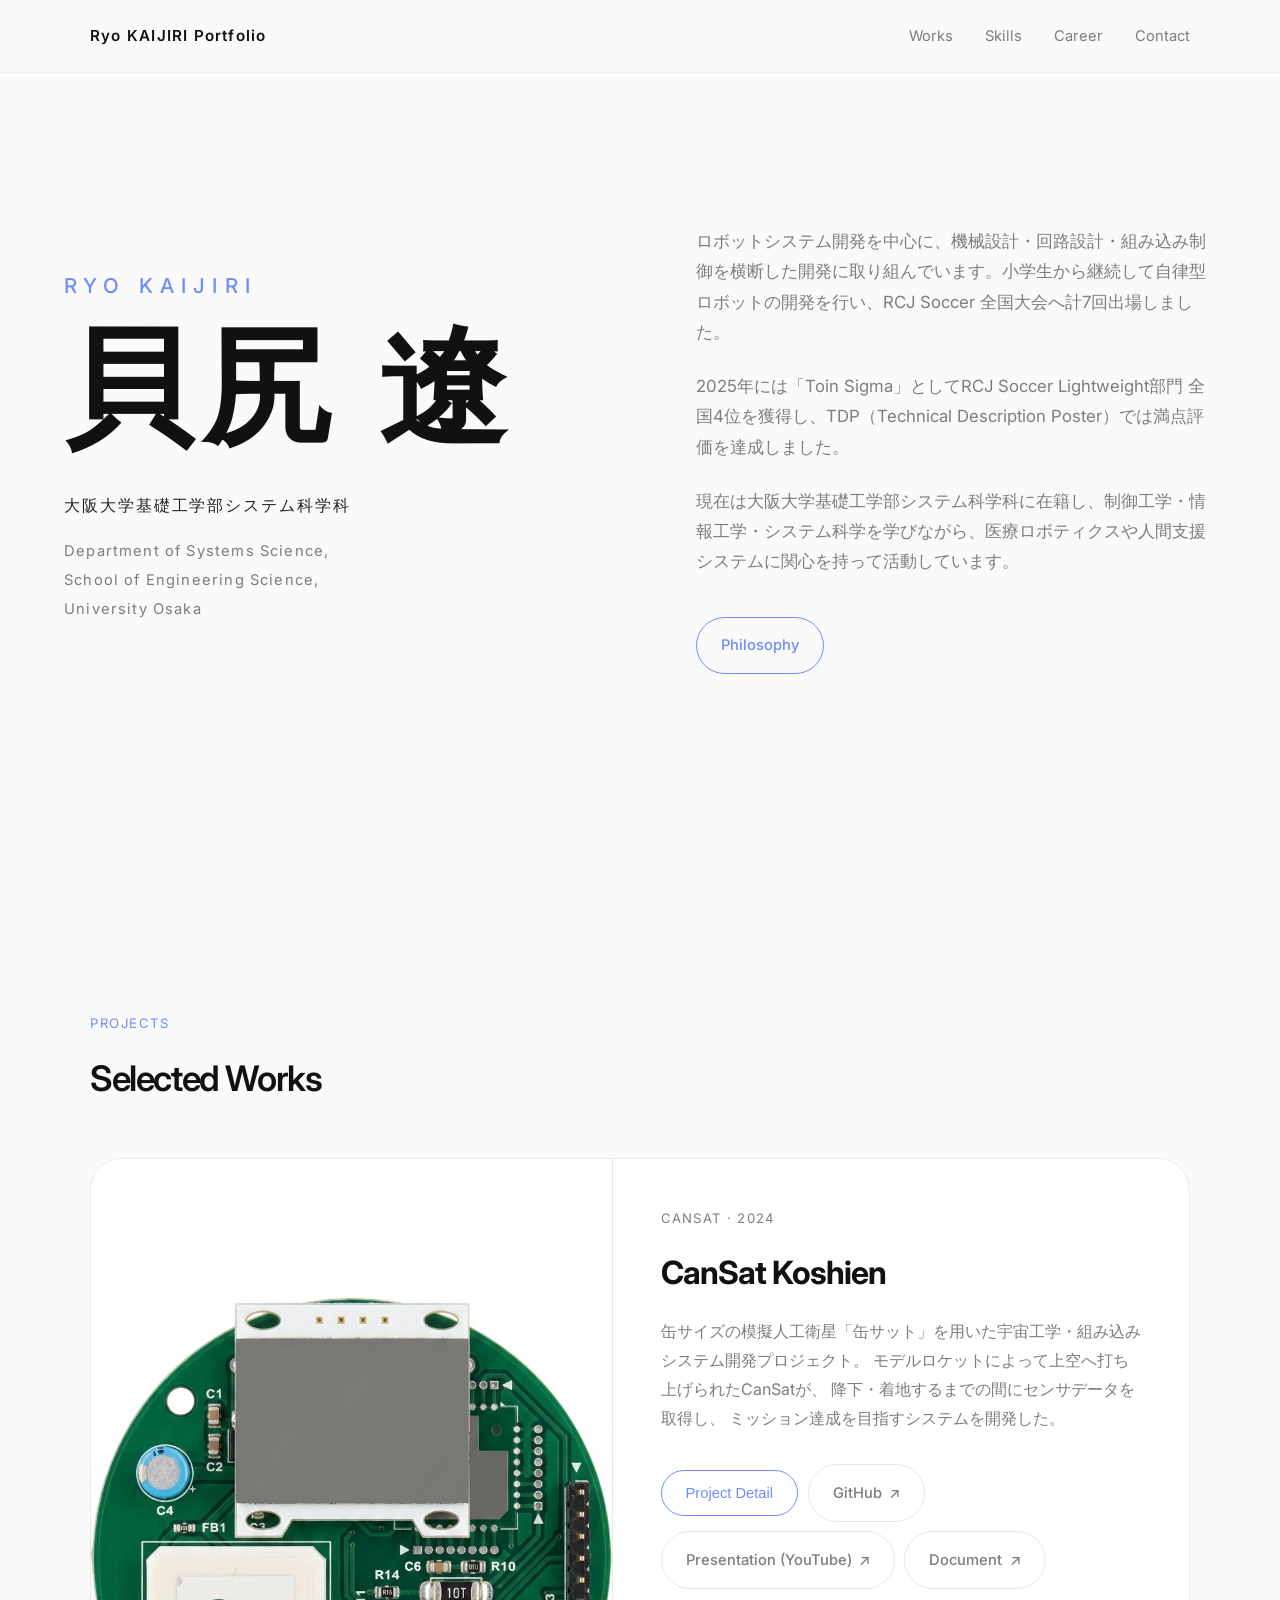
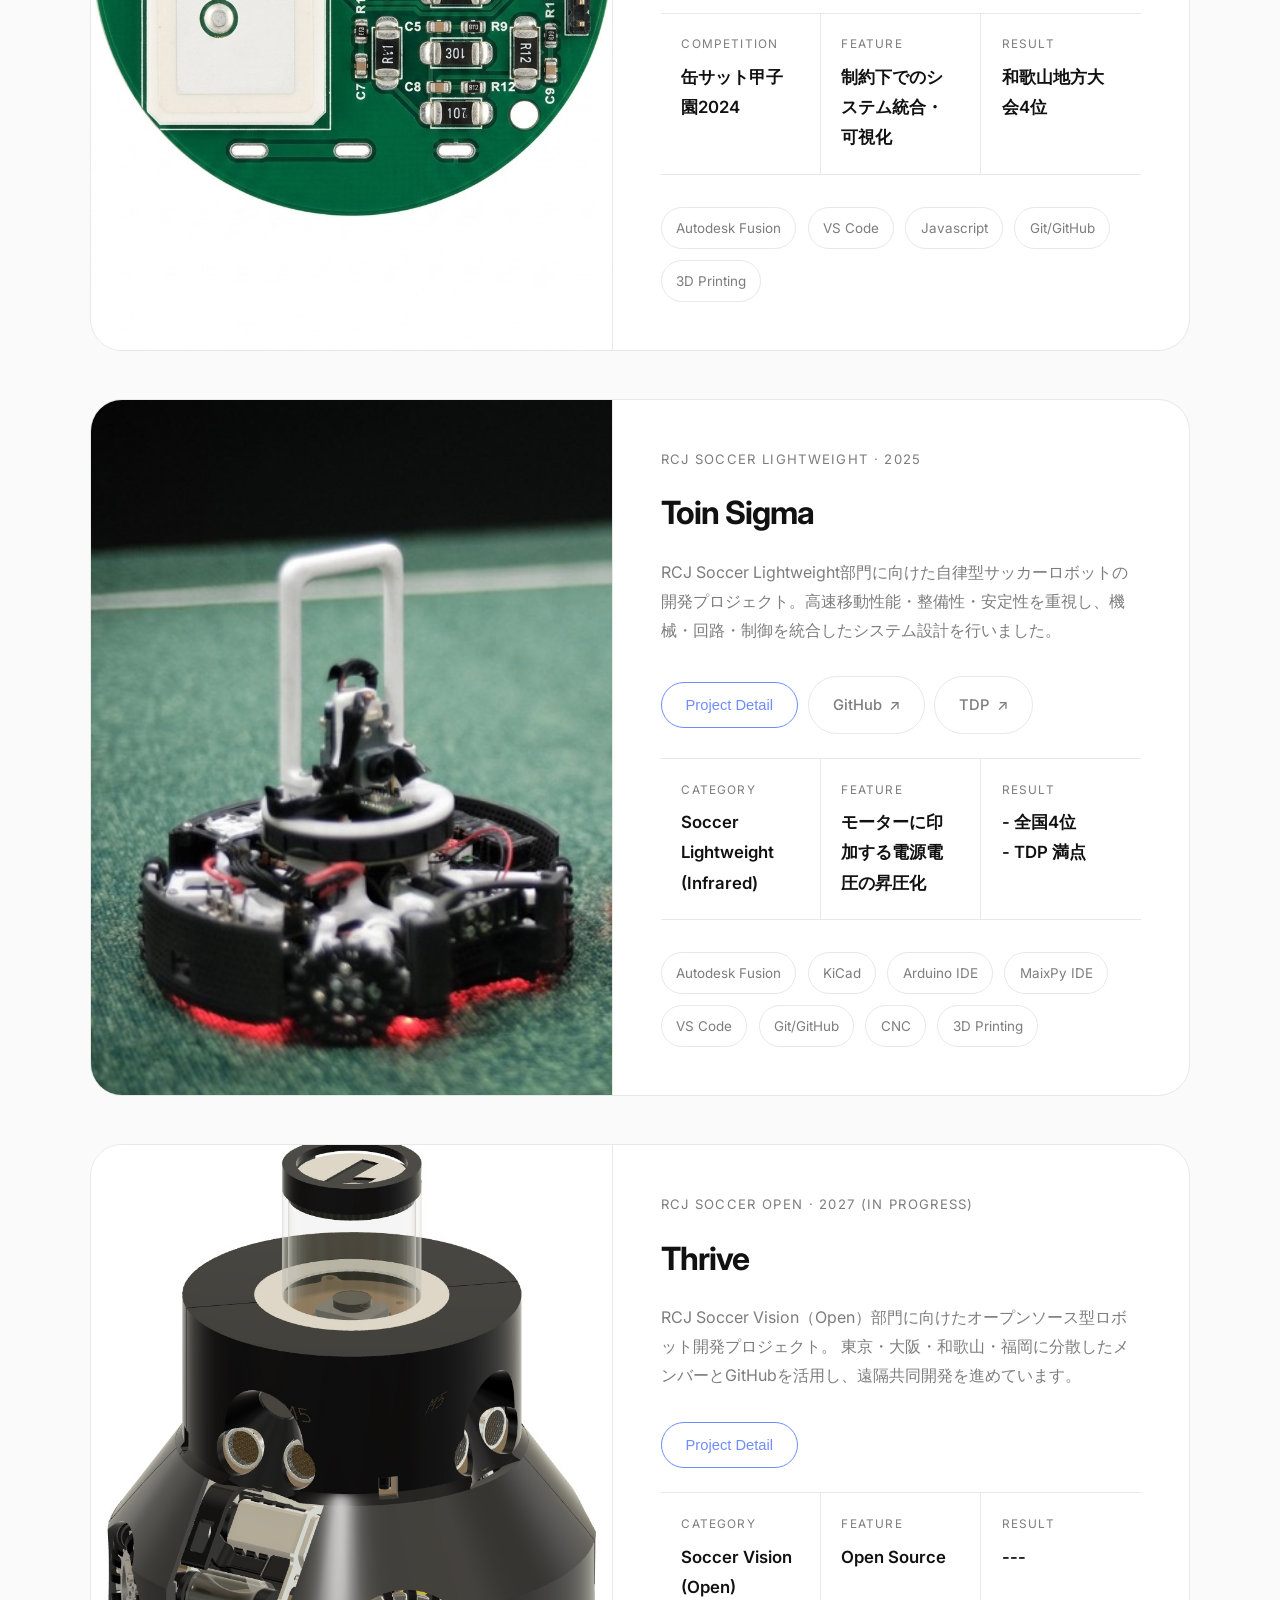
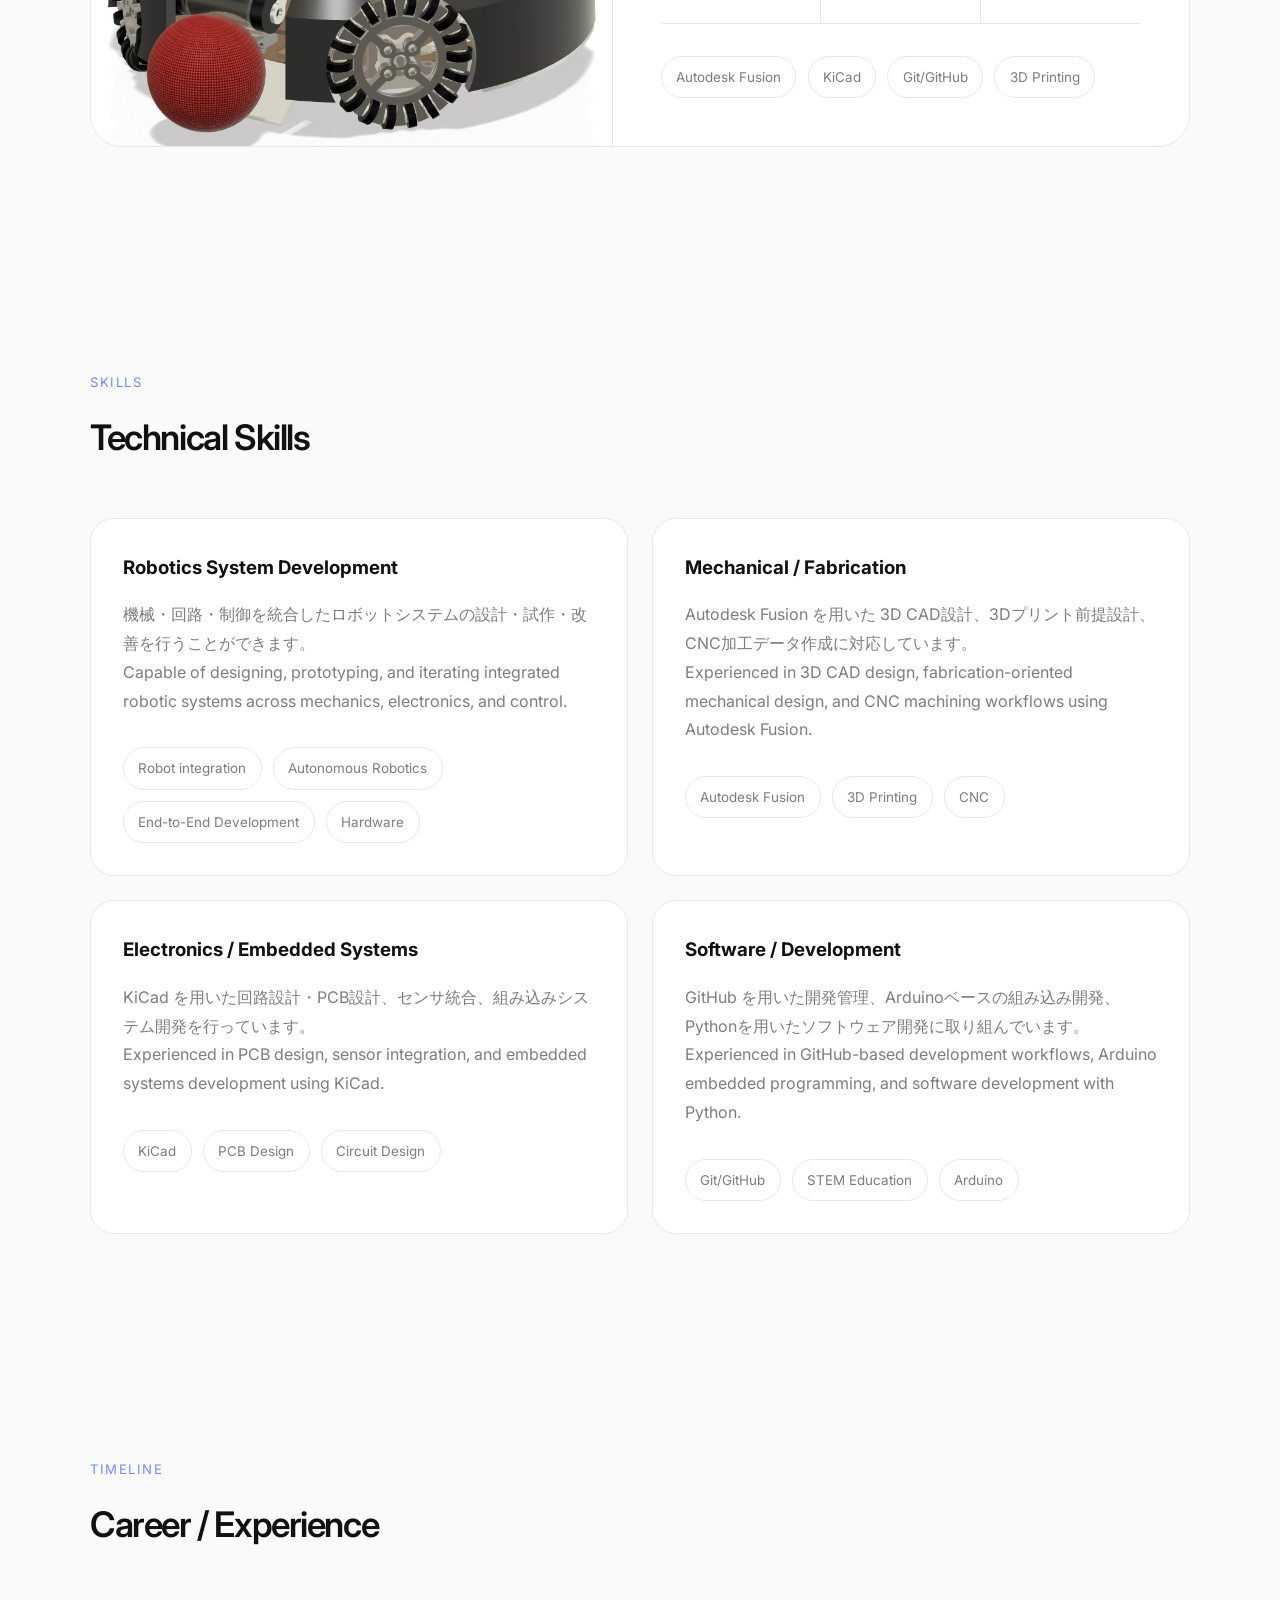
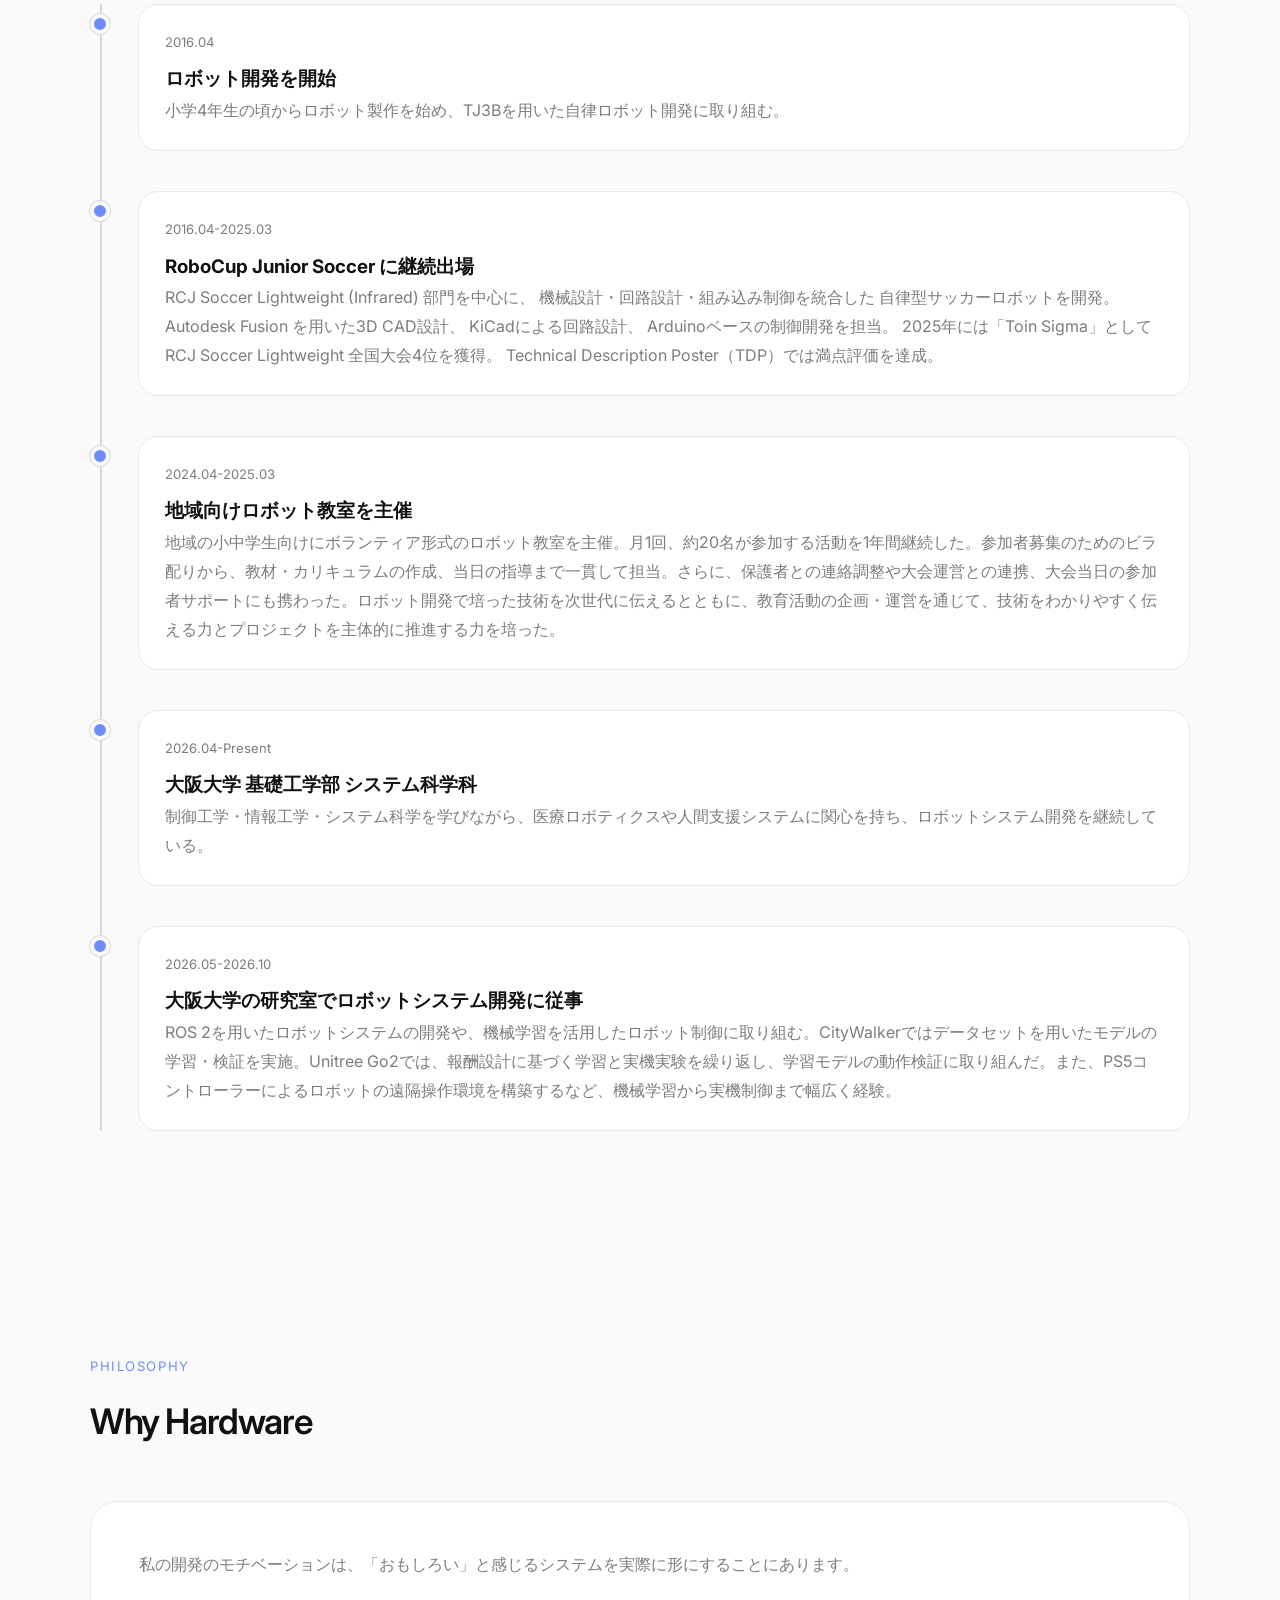
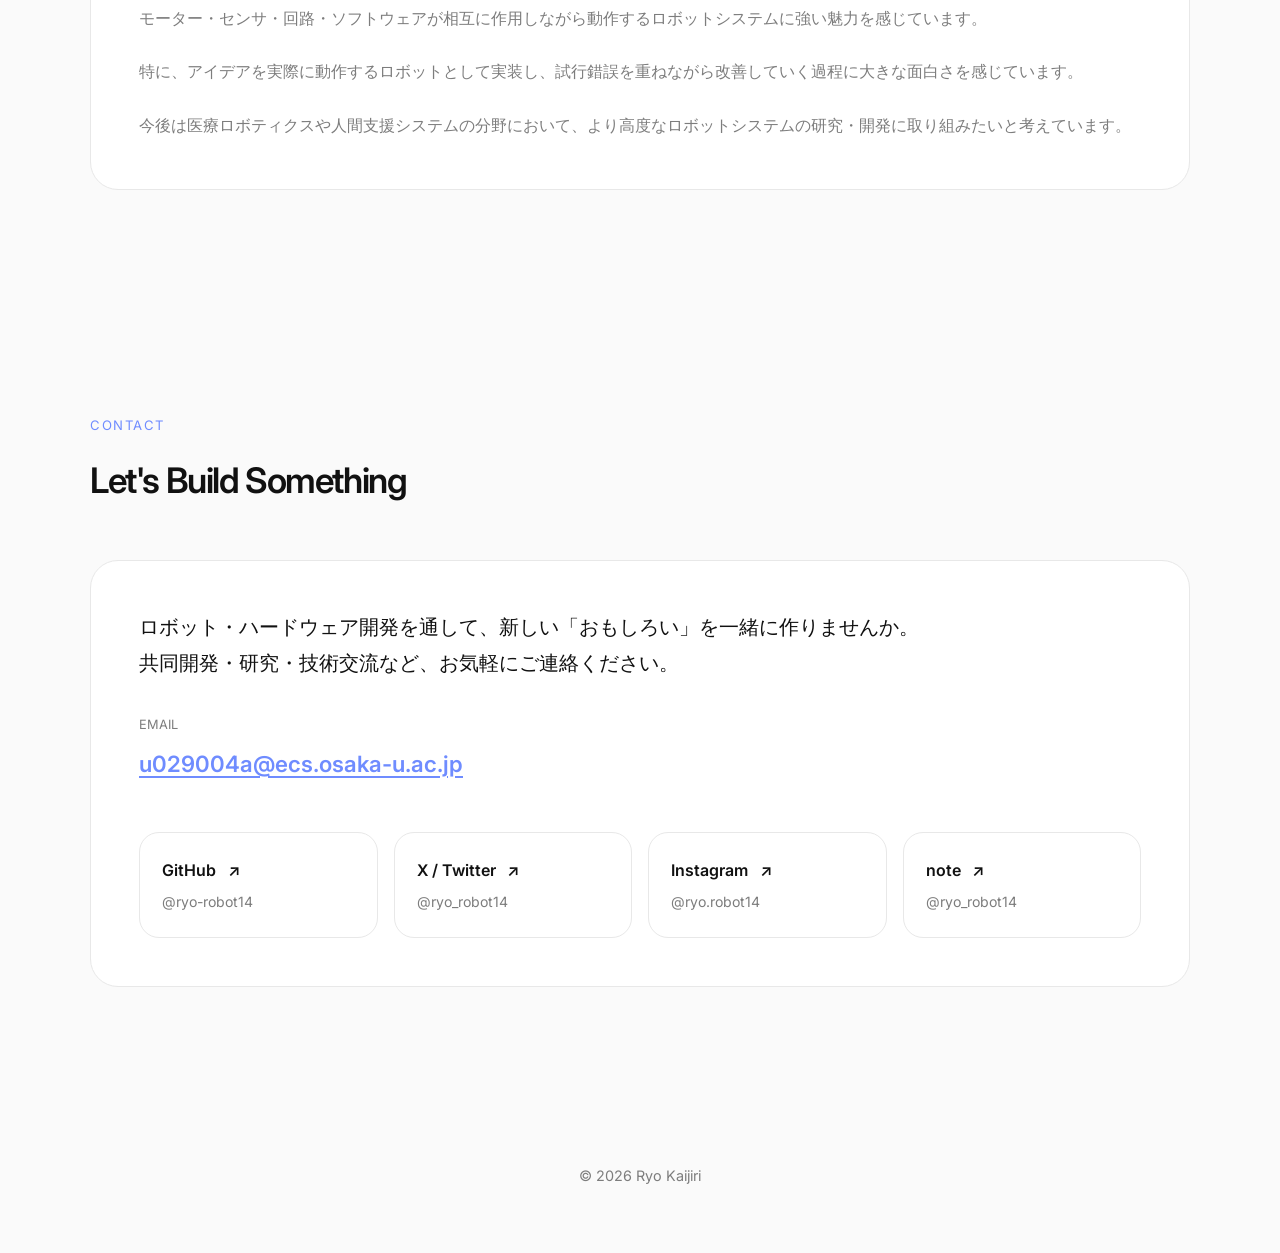
<file: index.html>
<!DOCTYPE html>
<html lang="ja">
<head>
<meta charset="UTF-8">
<meta name="viewport" content="width=device-width, initial-scale=1.0">

<title>Ryo Kaijiri Portfolio</title>

<link rel="preconnect" href="https://fonts.googleapis.com">
<link rel="preconnect" href="https://fonts.gstatic.com" crossorigin>

<link href="https://fonts.googleapis.com/css2?family=Inter:wght@300;400;500;600;700&display=swap" rel="stylesheet">

<meta property="og:url" content="https://ryo-robot14.github.io">
<meta property="og:type" content="website">
<meta property="og:title" content="Ryo KAIJIRI Portfolio">
<meta property="og:description" content="">
<meta property="og:site_name" content="Ryo KAIJIRI Portfolio">
<meta property="og:image" content="images/thumbnail.jpg">

<style>

*{
    margin:0;
    padding:0;
    box-sizing:border-box;
}


:root{
    --bg:#fafafa;
    --card:#ffffff;
    --text:#111111;
    --muted:#7d7d7d;
    --line:#e8e8e8;
    --accent:#6f8cff;
}

html{
    scroll-behavior:smooth;
}

body{
    background:var(--bg);
    color:var(--text);
    font-family:'Inter',sans-serif;
    line-height:1.8;
    -webkit-font-smoothing:antialiased;
}

.container{
    width:min(1100px,92%);
    margin:auto;
}

nav{
    position:fixed;
    top:0;
    width:100%;
    background:rgba(250,250,250,0.88);
    backdrop-filter:blur(12px);
    border-bottom:1px solid rgba(0,0,0,0.04);
    z-index:100;
}

.nav-inner{
    height:72px;
    display:flex;
    justify-content:space-between;
    align-items:center;
}

.logo{
    font-size:0.95rem;
    font-weight:600;
    letter-spacing:0.08em;
}

.nav-links{
    display:flex;
    gap:2rem;
}

.nav-links a{
    text-decoration:none;
    color:var(--muted);
    font-size:0.92rem;
    transition:0.2s;
}

.nav-links a:hover{
    color:var(--accent);
}

.hero{
    min-height:100vh;
    display:flex;
    align-items:center;
}

.hero-grid{
    width:100%;
    display:grid;
    grid-template-columns:1fr 1fr;
    gap:7rem;
    align-items:center;
}

.hero-left{
    display:flex;
    flex-direction:column;
    justify-content:center;
    padding-left:clamp(0rem, 5vw, 10rem);
}

.hero-left h1{
    font-size:clamp(4rem,10vw,8rem);
    line-height:1.05;
    letter-spacing:-0.06em;
    margin-bottom:2.2rem;
}

.hero-name-en{
    display:block;
    font-size:0.16em;
    font-weight:500;
    letter-spacing:0.35em;
    text-transform:uppercase;
    color:var(--accent);
    margin-bottom:1.4rem;
}

.hero-main-name{
    letter-spacing:0.08em;
}

.hero-meta{
    display:flex;
    flex-direction:column;
    gap:1rem;
}

.jp-school{
    font-weight:500;
    color:#222;
    letter-spacing:0.12em;
    line-height:2;
}

.en-school{
    color:var(--muted);
    font-size:0.92rem;
    line-height:2;
    letter-spacing:0.08em;
}

.hero-right{
    color:var(--muted);
    font-size:1.05rem;
    padding-right:clamp(0rem, 5vw, 10rem);
}

.hero-right p{
    margin-bottom:1.5rem;
}

.detail-button{
    display:inline-flex;
    align-items:center;
    justify-content:center;

    margin-top:1rem;

    padding:0.9rem 1.5rem;

    border:1px solid var(--accent);
    border-radius:999px;

    color:var(--accent);
    text-decoration:none;
    font-size:0.92rem;
    font-weight:500;

    transition:0.25s;
}

.detail-button:hover{
    background:var(--accent);
    color:white;
    transform:translateY(-2px);
}

section{
    padding:7rem 0;
}

.section-head{
    margin-bottom:3rem;
}

.section-label{
    font-size:0.82rem;
    color:var(--accent);
    letter-spacing:0.12em;
    text-transform:uppercase;
    margin-bottom:0.7rem;
}

.section-title{
    font-size:2.2rem;
    font-weight:600;
    letter-spacing:-0.04em;
}

.projects{
    display:flex;
    flex-direction:column;
    gap:3rem;
}

.project{
    display:grid;
    grid-template-columns:0.95fr 1.05fr;
    background:#fff;
    border:1px solid var(--line);
    border-radius:32px;
    overflow:hidden;
}

.project-image{
    position:relative;
    overflow:hidden;
    min-height:500px;
    background:#f1f1f1;
    border-right:1px solid var(--line);
}

.project-slide{
    position:absolute;
    width:100%;
    height:100%;
    object-fit:cover;
    opacity:0;
    transition:opacity 1s ease;
}

.project-slide.active{
    opacity:1;
}

.project-body{
    padding:3rem;
}

.project-meta{
    font-size:0.82rem;
    color:var(--muted);
    letter-spacing:0.1em;
    text-transform:uppercase;
    margin-bottom:0.8rem;
}

.project h3{
    font-size:2rem;
    margin-bottom:1rem;
    letter-spacing:-0.03em;
}

.project-description{
    color:var(--muted);
    margin-bottom:2rem;
}

.role-title{
    font-size:0.82rem;
    color:var(--muted);
    letter-spacing:0.1em;
    text-transform:uppercase;
    margin-bottom:1rem;
}

.role-list{
    display:flex;
    flex-direction:column;
    gap:0.8rem;
    margin-bottom:1rem;
}

.role-item{
    padding-left:1rem;
    position:relative;
}

.role-item::before{
    content:"—";
    position:absolute;
    left:0;
    color:var(--muted);
}

.project-info{
    display:grid;
    grid-template-columns:repeat(3,1fr);
    border-top:1px solid var(--line);
    border-bottom:1px solid var(--line);
    margin-bottom:2rem;
}

.info-item{
    padding:1.3rem;
    border-right:1px solid var(--line);
}

.info-item:last-child{
    border-right:none;
}

.info-label{
    font-size:0.74rem;
    color:var(--muted);
    letter-spacing:0.1em;
    text-transform:uppercase;
    margin-bottom:0.4rem;
}

.info-value{
    font-size:1.05rem;
    font-weight:600;
}

.tags{
    display:flex;
    flex-wrap:wrap;
    gap:0.7rem;
}

.tag{
    border:1px solid var(--line);
    padding:0.5rem 0.9rem;
    border-radius:999px;
    font-size:0.84rem;
    color:var(--muted);
    transition:0.2s;
}

.tag:hover{
    border-color:var(--accent);
    color:var(--accent);
}

.read-more-button{
    display:inline-flex;
    align-items:center;
    justify-content:center;

    padding:0.9rem 1.5rem;

    border:1px solid var(--accent);
    border-radius:999px;

    background:transparent;
    color:var(--accent);

    text-decoration:none;
    font-size:0.92rem;
    font-weight:500;

    cursor:pointer;

    transition:0.25s;
}

.read-more-button:hover{
    background:var(--accent);
    color:white;
    transform:translateY(-2px);
}

.project-buttons{
    display:flex;
    gap:0.6rem;
    flex-wrap:wrap;
    align-items:center;

    margin-top:1.5rem;
    margin-bottom:1.5rem;
}

.external-link-button{
    display:inline-flex;
    align-items:center;
    justify-content:center;

    padding:0.9rem 1.5rem;

    border:1px solid var(--line);
    border-radius:999px;

    background:transparent;
    color:var(--muted);

    text-decoration:none;
    font-size:0.92rem;
    font-weight:500;

    cursor:pointer;

    transition:0.25s;
}

.external-link-button:hover{
    border-color:var(--accent);
    color:var(--accent);
    transform:translateY(-2px);
}

.external-icon{
    margin-left:0.45rem;

    font-size:1em;

    font-weight:2000;

    display:inline-block;
}

.project-detail{

    margin-top:2rem;

    padding-top:2rem;

    border-top:1px solid var(--line);

    display:none;

    flex-direction:column;
    gap:1.2rem;

    color:var(--muted);
}

.project-detail.active{
    display:flex;
}

.project-detail h4{
    color:var(--text);
    font-size:1rem;
    letter-spacing:0.04em;
}
.skills{
    display:grid;
    grid-template-columns:repeat(2,1fr);
    gap:1.5rem;
}

.skill-card{
    background:#fff;
    border:1px solid var(--line);
    border-radius:24px;
    padding:2rem;
}

.skill-card h3{
    margin-bottom:1rem;
}

.skill-list{
    display:flex;
    flex-wrap:wrap;
    gap:0.7rem;
}

.timeline{
    position:relative;
    display:flex;
    flex-direction:column;
    gap:2.5rem;
    padding-left:3rem;
}

.timeline-line{
    position:absolute;
    left:10px;
    top:0;
    width:2px;
    height:100%;
    background:#d8d8d8;
}

.timeline-item{
    position:relative;
}

.timeline-dot{
    position:absolute;
    left:-3rem;
    top:10px;
    width:20px;
    height:20px;
    border-radius:50%;
    background:var(--accent);
    border:4px solid #fafafa;
    box-shadow:0 0 0 1px #dcdcdc;
}

.timeline-content{
    background:#fff;
    border:1px solid var(--line);
    border-radius:20px;
    padding:1.6rem;
}

.timeline-year{
    color:var(--muted);
    font-size:0.82rem;
    margin-bottom:0.5rem;
}

.timeline-content p{
    color:var(--muted);
}

.thought-box{
    background:#fff;
    border:1px solid var(--line);
    border-radius:28px;
    padding:3rem;
    color:var(--muted);
    display:flex;
    flex-direction:column;
    gap:1.5rem;
    font-size:1.03rem;
}

.contact-box{
    background:#fff;
    border:1px solid var(--line);
    border-radius:28px;
    padding:3rem;
}

.contact-message{
    font-size:1.25rem;
    margin-bottom:2rem;
}

.email-label{
    font-size:0.8rem;
    color:var(--muted);
    text-transform:uppercase;
    margin-bottom:0.5rem;
}

.email-address{
    font-size:1.4rem;
    font-weight:600;
    margin-bottom:3rem;
}

.links{
    display:grid;
    grid-template-columns:repeat(4,1fr);
    gap:1rem;
}

.link{
    border:1px solid var(--line);
    border-radius:20px;
    padding:1.4rem;
    text-decoration:none;
    color:var(--text);
    transition:0.2s;
}

.link:hover{
    transform:translateY(-3px);
    border-color:var(--accent);
}

.link-name{
    font-weight:600;
    margin-bottom:0.3rem;
}

.link-handle{
    color:var(--muted);
    font-size:0.88rem;
}

.scroll-hint{
    display:none;
}

.scroll-dots{
    display:none;
}

footer{
    padding:4rem 0;
    text-align:center;
    color:var(--muted);
    font-size:0.9rem;
}

@media(max-width:900px){

    .hero-grid,
    .project,
    .links{
        grid-template-columns:1fr;
    }

    .project-image{
        border-right:none;
        border-bottom:1px solid var(--line);
        min-height:260px;
    }

    .project-info{
        grid-template-columns:1fr;
    }

    .info-item{
        border-right:none;
        border-bottom:1px solid var(--line);
    }

    .info-item:last-child{
        border-bottom:none;
    }

    .hero-left{
        padding-left:0;
    }

    .hero-right{
        padding-right:0;
    }

}

.nav-hamburger{
    display:none;
    flex-direction:column;
    gap:5px;
    background:none;
    border:none;
    cursor:pointer;
    padding:4px;
}

.nav-hamburger span{
    display:block;
    width:22px;
    height:2px;
    background:var(--text);
    border-radius:2px;
    transition:0.25s;
}

.nav-hamburger.open span:nth-child(1){
    transform:translateY(7px) rotate(45deg);
}

.nav-hamburger.open span:nth-child(2){
    opacity:0;
}

.nav-hamburger.open span:nth-child(3){
    transform:translateY(-7px) rotate(-45deg);
}

.nav-mobile-menu{
    display:none;
    flex-direction:column;
    background:rgba(250,250,250,0.97);
    backdrop-filter:blur(12px);
    border-top:1px solid var(--line);
    padding:1.5rem 1.5rem;
    gap:1.2rem;
}

.nav-mobile-menu a{
    text-decoration:none;
    color:var(--muted);
    font-size:1rem;
    transition:0.2s;
}

.nav-mobile-menu a:hover{
    color:var(--accent);
}

.nav-mobile-menu.open{
    display:flex;
}

@media(max-width:640px){

    .nav-hamburger{
        display:flex;
    }

    .nav-links{
        display:none;
    }

    .hero{
        padding-top:5rem;
        padding-bottom:3.5rem;
        min-height:auto;
    }

    /* hero：画面端との余白 */
    .hero-grid{
        gap:2rem;
        padding-left:1.2rem;
        padding-right:1.2rem;
    }

    /* h1全体の下余白を締める */
    .hero-left h1{
        font-size:3.2rem;
        margin-bottom:1.4rem;
    }

    /* "Ryo KAIJIRI" のラベルと名前の間 */
    .hero-name-en{
        margin-bottom:0.7rem;
    }

    /* 学校名ブロック全体の縦間隔 */
    .hero-meta{
        gap:0.4rem;
    }

    /* 日本語校名：行間を締めてコンパクトに */
    .jp-school{
        line-height:1.6;
        letter-spacing:0.06em;
    }

    /* 英語校名：行間・文字サイズを調整 */
    .en-school{
        line-height:1.6;
        font-size:0.85rem;
    }

    /* 本文段落の下余白を詰める */
    .hero-right p{
        margin-bottom:1rem;
        font-size:0.95rem;
        line-height:1.75;
    }

    /* Philosophyボタンの上余白 */
    .detail-button{
        margin-top:0.5rem;
    }

    .project-body,
    .contact-box,
    .thought-box{
        padding:1.5rem;
    }

    .project h3{
        font-size:1.5rem;
    }

    .section-title{
        font-size:1.7rem;
    }

    section{
        padding:4rem 0;
    }

    .email-address{
        font-size:1rem;
        word-break:break-all;
        overflow-wrap:break-word;
    }

    .contact-message{
        font-size:1rem;
    }

    /* スマホ横スクロール：.projectsをスクロールコンテナに変換 */
    .projects{
        display:flex;
        flex-direction:row;
        gap:1rem;
        overflow-x:auto;
        scroll-snap-type:x mandatory;
        -webkit-overflow-scrolling:touch;
        scrollbar-width:none;
        /* コンテナ幅を画面端まで広げてスナップを自然に */
        margin-left:calc((100vw - 92%) / -2);
        margin-right:calc((100vw - 92%) / -2);
        padding-left:calc((100vw - 92%) / 2);
        padding-right:calc((100vw - 92%) / 2);
        /* 縦方向overflow対策 */
        padding-bottom:1.5rem;
    }

    .projects::-webkit-scrollbar{
        display:none;
    }

    /* 各カードを横スクロール用に */
    .project{
        flex:0 0 85vw;
        min-width:0;
        scroll-snap-align:center;
        display:flex;
        flex-direction:column;
        /* grid指定を上書き */
        grid-template-columns:unset;
    }

    .project-image{
        border-right:none;
        border-bottom:1px solid var(--line);
        min-height:220px;
        width:100%;
    }

    /* スクロール位置のヒント表示 */
    #works .section-head{
        position:relative;
    }

    .scroll-hint{
        display:flex;
        align-items:center;
        gap:0.4rem;
        font-size:0.8rem;
        color:var(--muted);
        margin-top:0.5rem;
        letter-spacing:0.05em;
        transition:opacity 0.4s;
    }

    .scroll-hint-arrow{
        display:inline-block;
        animation:nudge 1.6s ease-in-out infinite;
    }

    @keyframes nudge{
        0%,100%{ transform:translateX(0); }
        50%{ transform:translateX(5px); }
    }

    /* ドットインジケーター */
    .scroll-dots{
        display:flex;
        justify-content:center;
        gap:0.5rem;
        margin-top:1rem;
    }

    .scroll-dot{
        width:6px;
        height:6px;
        border-radius:50%;
        background:var(--line);
        transition:background 0.3s, width 0.3s;
    }

    .scroll-dot.active{
        background:var(--accent);
        width:18px;
        border-radius:3px;
    }

    .project-buttons{
        flex-direction:row;
        flex-wrap:wrap;
        gap:0.5rem;
    }

    .external-link-button,
    .read-more-button{
        font-size:0.82rem;
        padding:0.65rem 1.1rem;
    }

    .thought-box{
        font-size:0.95rem;
    }

    .timeline{
        padding-left:2rem;
    }

    .timeline-dot{
        left:-2.1rem;
    }

    .timeline-content{
        padding:1.2rem;
    }

    /* skills 横スクロール */
    .skills{
        display:flex;
        flex-direction:row;
        gap:1rem;
        overflow-x:auto;
        scroll-snap-type:x mandatory;
        -webkit-overflow-scrolling:touch;
        scrollbar-width:none;
        margin-left:calc((100vw - 92%) / -2);
        margin-right:calc((100vw - 92%) / -2);
        padding-left:calc((100vw - 92%) / 2);
        padding-right:calc((100vw - 92%) / 2);
        padding-bottom:1.5rem;
        /* gridを解除 */
        grid-template-columns:unset;
    }

    .skills::-webkit-scrollbar{
        display:none;
    }

    .skill-card{
        flex:0 0 78vw;
        min-width:0;
        scroll-snap-align:center;
        padding:1.4rem;
    }

    .tags{
        gap:0.5rem;
    }

    .tag{
        font-size:0.8rem;
        padding:0.4rem 0.7rem;
    }
}

</style>
</head>

<body>

<nav>

    <div class="container nav-inner">

        <div class="logo">
            Ryo KAIJIRI Portfolio
        </div>

        <div class="nav-links">
            <a href="#works">Works</a>
            <a href="#skills">Skills</a>
            <a href="#career">Career</a>
            <a href="#contact">Contact</a>
        </div>

        <button class="nav-hamburger" aria-label="メニューを開く" aria-expanded="false">
            <span></span>
            <span></span>
            <span></span>
        </button>

    </div>

    <div class="nav-mobile-menu">
        <a href="#works">Works</a>
        <a href="#skills">Skills</a>
        <a href="#career">Career</a>
        <a href="#contact">Contact</a>
    </div>

</nav>

<header class="hero">

    <div class="container hero-grid">

        <div class="hero-left">

            <h1>
                <span class="hero-name-en">Ryo KAIJIRI</span>

                <span class="hero-main-name">
                    貝尻 遼
                </span>
            </h1>

            <div class="hero-meta">

                <div class="jp-school">
                    大阪大学基礎工学部システム科学科
                </div>

                <div class="en-school">
                    Department of Systems Science,<br>
                    School of Engineering Science,<br>
                    University Osaka
                </div>

            </div>

        </div>

        <div class="hero-right">

            <p>
                ロボットシステム開発を中心に、機械設計・回路設計・組み込み制御を横断した開発に取り組んでいます。小学生から継続して自律型ロボットの開発を行い、RCJ Soccer 全国大会へ計7回出場しました。
            </p>

            <p>
                2025年には「Toin Sigma」としてRCJ Soccer Lightweight部門 全国4位を獲得し、TDP（Technical Description Poster）では満点評価を達成しました。
            </p>

            <p>
                現在は大阪大学基礎工学部システム科学科に在籍し、制御工学・情報工学・システム科学を学びながら、医療ロボティクスや人間支援システムに関心を持って活動しています。
            </p>

            <a href="#hardware-thought" class="detail-button">
                Philosophy
            </a>

        </div>

    </div>

</header>

<section id="works">

    <div class="container">

        <div class="section-head">
            <div class="section-label">Projects</div>
            <h2 class="section-title">Selected Works</h2>
            <!--<div class="scroll-hint">
                <span class="scroll-hint-arrow">→</span>
                <span>スワイプして閲覧</span>
            </div>-->
        </div>

        <div class="projects" id="projects-scroll">

            <article class="project">

                <div class="project-image">

                    <img src="images/cansat-1.jpeg" alt="attacker robot" class="project-slide active">
                    <img src="images/cansat-2.jpeg" alt="3DCAD robot" class="project-slide">
                    <img src="images/cansat-3.jpeg" alt="EDA モーター電源昇圧基板" class="project-slide">

                </div>

                <div class="project-body">

                    <div class="project-meta">
                        CanSat · 2024
                    </div>

                    <h3>CanSat Koshien</h3>

                    <p class="project-description">
                        缶サイズの模擬人工衛星「缶サット」を用いた宇宙工学・組み込みシステム開発プロジェクト。
                        モデルロケットによって上空へ打ち上げられたCanSatが、 降下・着地するまでの間にセンサデータを取得し、 ミッション達成を目指すシステムを開発した。
                    </p>

                    <div class="project-buttons">

                        <button class="read-more-button">
                            Project Detail
                        </button>
                    
                        <a 
                            href="https://github.com/ryo-robot14/Cansat-2024"
                            target="_blank"
                            class="external-link-button"
                        >
                            GitHub
                            <span class="external-icon">↗</span>
                        </a>
                        
                        <a 
                            href="https://www.youtube.com/watch?v=42VSqV2UvwE"
                            target="_blank"
                            class="external-link-button"
                        >
                            Presentation (YouTube)
                            <span class="external-icon">↗</span>
                        </a>

                        <a 
                            href="https://wakayama-space.org/wp-content/uploads/2024/08/缶サット甲子園2024和歌山地方大会ミッション概要資料01_和歌山県立桐蔭高等学校.pdf"
                            target="_blank"
                            class="external-link-button"
                        >
                            Document
                            <span class="external-icon">↗</span>
                        </a>
                    
                    </div>

                    <div class="project-detail">
                        <h4>My Role</h4>

                        <div class="role-list">

                            <div class="role-item">
                                チームリーダーとして、開発全体の設計方針・進行管理・技術統括を担当しました。
                            </div>

                            <div class="role-item">
                                Autodesk Fusionを用いた缶サット機構設計、3Dプリント部品設計を行いました。
                            </div>

                            <div class="role-item">
                                限られたサイズ・重量制約の中で、安定したデータ取得と降下後の動作を実現するため、機体内部構造やセンサ配置を繰り返し改善しました。
                            </div>

                            <div class="role-item">
                                取得したログデータを直感的に理解することができるwebページを作成しました。
                            </div>

                            <div class="role-item">
                                技術資料の制作、打ち上げ事前プレゼンの動画の作成の一部なども行いました。
                            </div>

                        </div>

                        <h4>Project Detail</h4>

                        <p>
                            私たちのチームは、大規模災害発生時、孤立地域にいる被災者の状況を一元的に把握できるシステムを缶サットを通じて実装しました。
                        </p>

                        <p>
                            缶サットのサイズや重量の制約が多く機体内部のレイアウトの最適化が課題となった。
                            1度の打ち上げで散布できる子機数を増やすことと安全な速度で降下すること、センサ誤動作を抑えることを実現するため、缶サットやパラシュートの設計を繰り返し検討しました。
                        </p>

                        <p>
                            取得したGPSデータとテキストデータの解析と直感的に把握できるように可視化を行いました。
                        </p>
                        <p></p><p></p>

                    </div>

                    <div class="project-info">

                        <div class="info-item">
                            <div class="info-label">Competition</div>
                            <div class="info-value">缶サット甲子園2024
                            </div>
                        </div>

                        <div class="info-item">
                            <div class="info-label">Feature</div>
                            <div class="info-value">制約下でのシステム統合・可視化</div>
                        </div>

                        <div class="info-item">
                            <div class="info-label">Result</div>
                            <div class="info-value">和歌山地方大会4位</div>
                        </div>

                    </div>

                    <div class="tags">
                        <span class="tag">Autodesk Fusion</span>
                        <span class="tag">VS Code</span>
                        <span class="tag">Javascript</span>
                        <span class="tag">Git/GitHub</span>
                        <span class="tag">3D Printing</span>
                    </div>

                </div>

            </article>

            <article class="project">

                <div class="project-image">

                    <img src="images/toinsigma-1.jpeg" alt="attacker robot" class="project-slide active">
                    <img src="images/toinsigma-2.jpeg" alt="3DCAD robot" class="project-slide">
                    <img src="images/toinsigma-3.jpeg" alt="EDA モーター電源昇圧基板" class="project-slide">

                </div>

                <div class="project-body">

                    <div class="project-meta">
                        RCJ Soccer Lightweight · 2025
                    </div>

                    <h3>Toin Sigma</h3>

                    <p class="project-description">
                        RCJ Soccer Lightweight部門に向けた自律型サッカーロボットの開発プロジェクト。高速移動性能・整備性・安定性を重視し、機械・回路・制御を統合したシステム設計を行いました。
                    </p>

                    <div class="project-buttons">

                        <button class="read-more-button">
                            Project Detail
                        </button>
                    
                        <a 
                            href="https://github.com/ryo-robot14/RCJ_ToinSigma_2025"
                            target="_blank"
                            class="external-link-button"
                        >
                            GitHub
                            <span class="external-icon">↗</span>
                        </a>

                        <a 
                            href="https://drive.google.com/file/d/1pyOgRTowap8eo4kuPD2dA_Ya8BPNcquK/view?usp=sharing"
                            target="_blank"
                            class="external-link-button"
                        >
                            TDP
                            <span class="external-icon">↗</span>
                        </a>
                    
                    </div>

                    <div class="project-detail">
                        <h4>My Role</h4>

                        <div class="role-list">

                            <div class="role-item">
                                チームリーダーとして、開発全体の設計方針・進行管理・技術統括を担当しました。
                            </div>

                            <div class="role-item">
                                Autodesk Fusionを用いたロボット機構設計、3Dプリント部品設計、CNC加工データ作成を行いました。
                            </div>

                            <div class="role-item">
                                KiCadを用いた回路設計、基板レイアウト、はんだ付け・組み立てを担当しました。
                            </div>

                            <div class="role-item">
                                ベースコードの設計・管理を行い、チーム全体で開発可能なソフトウェア環境を構築しました。
                            </div>

                            <div class="role-item">
                                TDP(プレゼンポスター)の制作、資金・部品調達なども行いました。
                            </div>

                        </div>

                        <h4>Project Detail</h4>

                        <p>
                            高速移動時の加速性能向上を目的として、モーター駆動用電源の昇圧システムを設計・実装しました。
                        </p>

                        <p>
                            発熱・重量増加・スペース制約など複数の課題に対して、基板レイアウトや内部構造を繰り返し最適化しました。
                        </p>

                        <p>
                            最終版までに5回以上の全面設計変更を行い、実機検証を繰り返しながらセンサ配置や重量バランスを改善しました。
                        </p>
                        <p></p><p></p>

                    </div>

                    <div class="project-info">

                        <div class="info-item">
                            <div class="info-label">Category</div>
                            <div class="info-value">Soccer Lightweight (Infrared)
                            </div>
                        </div>

                        <div class="info-item">
                            <div class="info-label">feature</div>
                            <div class="info-value">モーターに印加する電源電圧の昇圧化</div>
                        </div>

                        <div class="info-item">
                            <div class="info-label">Result</div>
                            <div class="info-value">- 全国4位<br>- TDP 満点</div>
                        </div>

                    </div>

                    <div class="tags">
                        <span class="tag">Autodesk Fusion</span>
                        <span class="tag">KiCad</span>
                        <span class="tag">Arduino IDE</span>
                        <span class="tag">MaixPy IDE</span>
                        <span class="tag">VS Code</span>
                        <span class="tag">Git/GitHub</span>
                        <span class="tag">CNC</span>
                        <span class="tag">3D Printing</span>
                    </div>

                </div>

            </article>

            <article class="project">

                <div class="project-image">

                    <img src="images/thrive-1.jpeg" alt="3DCAD robot" class="project-slide active">
                    <img src="images/thrive-2.jpeg" alt="3DCAD drribler" class="project-slide">

                </div>

                <div class="project-body">

                    <div class="project-meta">
                        RCJ Soccer Open · 2027 (In Progress)
                    </div>

                    <h3>Thrive</h3>

                    <p class="project-description">
                        RCJ Soccer Vision（Open）部門に向けたオープンソース型ロボット開発プロジェクト。
                        東京・大阪・和歌山・福岡に分散したメンバーとGitHubを活用し、遠隔共同開発を進めています。
                    </p>

                    <div class="project-buttons">

                        <button class="read-more-button">
                            Project Detail
                        </button>
                    
                    </div>

                    <div class="project-detail">

                        <h4>My Role</h4>

                        <div class="role-list">

                            <div class="role-item">
                                チームリーダーとして開発全体の設計方針・進行管理・技術統括を担当しています。
                            </div>

                            <div class="role-item">
                                Autodesk Fusionを用いたロボット機構設計・3Dプリント部品設計、CNC加工データ作成を行っています。
                            </div>

                            <div class="role-item">
                                KiCadを用いた回路設計、基板レイアウトを一部担当しています。
                            </div>

                            <div class="role-item">
                                GitHubを利用したオープンソースの開発環境を構築しています。
                            </div>

                            <div class="role-item">
                                資金・部品調達なども担当しています。
                            </div>

                        </div>

                        <h4>Project Detail</h4>

                        <p>
                            機械設計・回路設計・ソフトウェアを横断し、拡張性と共有性を重視したロボットシステムの構築に取り組んでいます。
                        </p>

                        <p>
                            未だかつて誰も搭載したことのない機能の搭載に取り組んでいます。
                        </p>

                        <p>
                            また、オープンソース開発を前提とし、設計データやソフトウェアの共有を重視しています。
                        </p>
                        <p></p><p></p>

                    </div>

                    <div class="project-info">

                        <div class="info-item">
                            <div class="info-label">Category</div>
                            <div class="info-value">Soccer Vision (Open)</div>
                        </div>

                        <div class="info-item">
                            <div class="info-label">feature</div>
                            <div class="info-value">Open Source</div>
                        </div>

                        <div class="info-item">
                            <div class="info-label">Result</div>
                            <div class="info-value">---</div>
                        </div>

                    </div>

                    <div class="tags">
                        <span class="tag">Autodesk Fusion</span>
                        <span class="tag">KiCad</span>
                        <span class="tag">Git/GitHub</span>
                        <span class="tag">3D Printing</span>
                    </div>

                </div>

            </article>

        </div>

        <!-- スマホ用ドットインジケーター -->
        <div class="scroll-dots" id="scroll-dots">
            <div class="scroll-dot active"></div>
            <div class="scroll-dot"></div>
            <div class="scroll-dot"></div>
        </div>

    </div>

</section>

<section id="skills">

    <div class="container">

        <div class="section-head">
            <div class="section-label">Skills</div>
            <h2 class="section-title">Technical Skills</h2>
            <!--<div class="scroll-hint">
                <span class="scroll-hint-arrow">→</span>
                <span>スワイプして閲覧</span>
            </div>-->
        </div>

        <div class="skills" id="skills-scroll">

            <div class="skill-card">

                <h3>Robotics System Development</h3>

                <div  class="project-description">
                    <p>
                        機械・回路・制御を統合したロボットシステムの設計・試作・改善を行うことができます。
                        <br>
                        Capable of designing, prototyping, and iterating integrated robotic systems across mechanics, electronics, and control.
                    </p>
                </div>
                
                <div class="skill-list">
                    <span class="tag">Robot integration</span>
                    <span class="tag">Autonomous Robotics</span>
                    <span class="tag">End-to-End Development</span>
                    <span class="tag">Hardware</span>
                </div>

            </div>

            <div class="skill-card">

                <h3>Mechanical / Fabrication</h3>

                <div  class="project-description">
                    <p>
                        Autodesk Fusion を用いた 3D CAD設計、3Dプリント前提設計、CNC加工データ作成に対応しています。
                        <br>
                        Experienced in 3D CAD design, fabrication-oriented mechanical design, and CNC machining workflows using Autodesk Fusion.
                    </p>
                </div>

                <div class="skill-list">
                    <span class="tag">Autodesk Fusion</span>
                    <span class="tag">3D Printing</span>
                    <span class="tag">CNC</span>
                </div>

            </div>
            
            <div class="skill-card">

                <h3>Electronics / Embedded Systems</h3>

                <div  class="project-description">
                    <p>
                        KiCad を用いた回路設計・PCB設計、センサ統合、組み込みシステム開発を行っています。
                        <br>
                        Experienced in PCB design, sensor integration, and embedded systems development using KiCad.
                    </p>
                </div>

                <div class="skill-list">
                    <span class="tag">KiCad</span>
                    <span class="tag">PCB Design</span>
                    <span class="tag">Circuit Design</span>
                </div>

            </div>
            
            <div class="skill-card">

                <h3>Software / Development</h3>

                <div  class="project-description">
                    <p>
                        GitHub を用いた開発管理、Arduinoベースの組み込み開発、Pythonを用いたソフトウェア開発に取り組んでいます。
                        <br>
                        Experienced in GitHub-based development workflows, Arduino embedded programming, and software development with Python.
                    </p>
                </div>

                <div class="skill-list">
                    <span class="tag">Git/GitHub</span>
                    <span class="tag">STEM Education</span>
                    <span class="tag">Arduino</span>
                </div>

            </div>

        </div>

        <!-- スマホ用ドットインジケーター（skills） -->
        <div class="scroll-dots" id="skills-dots">
            <div class="scroll-dot active"></div>
            <div class="scroll-dot"></div>
            <div class="scroll-dot"></div>
            <div class="scroll-dot"></div>
        </div>

    </div>

</section>

<section id="career">

    <div class="container">

        <div class="section-head">
            <div class="section-label">Timeline</div>
            <h2 class="section-title">Career / Experience</h2>
        </div>

        <div class="timeline">

            <div class="timeline-line"></div>

            <div class="timeline-item">

                <div class="timeline-dot"></div>

                <div class="timeline-content">
                    <div class="timeline-year">2016.04</div>
                    <h3>ロボット開発を開始</h3>
                    <p>小学4年生の頃からロボット製作を始め、TJ3Bを用いた自律ロボット開発に取り組む。</p>
                </div>

            </div>

            <div class="timeline-item">

                <div class="timeline-dot"></div>

                <div class="timeline-content">
                    <div class="timeline-year">2016.04-2025.03</div>
                    <h3>RoboCup Junior Soccer に継続出場</h3>
                    <p> RCJ Soccer Lightweight (Infrared) 部門を中心に、 機械設計・回路設計・組み込み制御を統合した 自律型サッカーロボットを開発。
                        Autodesk Fusion を用いた3D CAD設計、 KiCadによる回路設計、 Arduinoベースの制御開発を担当。
                        2025年には「Toin Sigma」として RCJ Soccer Lightweight 全国大会4位を獲得。 Technical Description Poster（TDP）では満点評価を達成。
                    </p>
                </div>

            </div>

            <div class="timeline-item">

                <div class="timeline-dot"></div>

                <div class="timeline-content">
                    <div class="timeline-year">2024.04-2025.03</div>
                    <h3>地域向けロボット教室を主催</h3>
                    <p> 地域の小中学生向けにボランティア形式のロボット教室を主催。月1回、約20名が参加する活動を1年間継続した。参加者募集のためのビラ配りから、教材・カリキュラムの作成、当日の指導まで一貫して担当。さらに、保護者との連絡調整や大会運営との連携、大会当日の参加者サポートにも携わった。ロボット開発で培った技術を次世代に伝えるとともに、教育活動の企画・運営を通じて、技術をわかりやすく伝える力とプロジェクトを主体的に推進する力を培った。</p>
                </div>

            </div>

            <div class="timeline-item">

                <div class="timeline-dot"></div>

                <div class="timeline-content">
                    <div class="timeline-year">2026.04-Present</div>
                    <h3>大阪大学 基礎工学部 システム科学科</h3>
                    <p>制御工学・情報工学・システム科学を学びながら、医療ロボティクスや人間支援システムに関心を持ち、ロボットシステム開発を継続している。</p>
                </div>

            </div>

            <div class="timeline-item">

                <div class="timeline-dot"></div>

                <div class="timeline-content">
                    <div class="timeline-year">2026.05-2026.10</div>
                    <h3>大阪大学の研究室でロボットシステム開発に従事</h3>
                    <p>ROS 2を用いたロボットシステムの開発や、機械学習を活用したロボット制御に取り組む。CityWalkerではデータセットを用いたモデルの学習・検証を実施。Unitree Go2では、報酬設計に基づく学習と実機実験を繰り返し、学習モデルの動作検証に取り組んだ。また、PS5コントローラーによるロボットの遠隔操作環境を構築するなど、機械学習から実機制御まで幅広く経験。</p>
                </div>

            </div>

        </div>

    </div>

</section>

<section id="hardware-thought">

    <div class="container">

        <div class="section-head">
            <div class="section-label">Philosophy</div>
            <h2 class="section-title">
                Why Hardware
            </h2>
        </div>

        <div class="thought-box">

            <p>
                私の開発のモチベーションは、「おもしろい」と感じるシステムを実際に形にすることにあります。
            </p>

            <p>
                モーター・センサ・回路・ソフトウェアが相互に作用しながら動作するロボットシステムに強い魅力を感じています。
            </p>

            <p>
                特に、アイデアを実際に動作するロボットとして実装し、試行錯誤を重ねながら改善していく過程に大きな面白さを感じています。
            </p>

            <p>
                今後は医療ロボティクスや人間支援システムの分野において、より高度なロボットシステムの研究・開発に取り組みたいと考えています。
            </p>

        </div>

    </div>

</section>

<section id="contact">

    <div class="container">

        <div class="section-head">
            <div class="section-label">Contact</div>
            <h2 class="section-title">Let's Build Something</h2>
        </div>

        <div class="contact-box">

            <p class="contact-message">
                ロボット・ハードウェア開発を通して、新しい「おもしろい」を一緒に作りませんか。
                <br>
                共同開発・研究・技術交流など、お気軽にご連絡ください。
            </p>

            <div class="email-label">
                Email
            </div>

            <div class="email-address">
                <a href="mailto:u029004a@ecs.osaka-u.ac.jp">
                     u029004a@ecs.osaka-u.ac.jp
                </a>
            </div>

            <style>

                .email-address a{
                    color:#6f8cff;
                    text-decoration:underline;
                    text-underline-offset:4px;
                }

                .email-address a:hover{
                    opacity:0.75;
                }

            </style>

            <div class="links">

                <a class="link" href="https://github.com/ryo-robot14" target="_blank">

                    <div class="link-name">
                        GitHub
                        <span class="external-icon">↗</span>
                    </div>

                    <div class="link-handle">
                        @ryo-robot14
                    </div>

                </a>

                <a class="link" href="https://x.com/ryo_robot14" target="_blank">

                    <div class="link-name">
                        X / Twitter
                        <span class="external-icon">↗</span>
                    </div>

                    <div class="link-handle">
                        @ryo_robot14
                    </div>

                </a>

                <a class="link" href="https://instagram.com/ryo.robot14" target="_blank">

                    <div class="link-name">
                        Instagram
                        <span class="external-icon">↗</span>
                    </div>

                    <div class="link-handle">
                        @ryo.robot14
                    </div>

                </a>

                <a class="link" href="https://note.com/ryo_robot14" target="_blank">

                    <div class="link-name">
                        note
                        <span class="external-icon">↗</span>
                    </div>

                    <div class="link-handle">
                        @ryo_robot14
                    </div>

                </a>

            </div>

        </div>

    </div>

</section>

<footer>
    © 2026 Ryo Kaijiri
</footer>

<script>

const sliders = document.querySelectorAll('.project-image');

sliders.forEach((slider) => {

    const slides = slider.querySelectorAll('.project-slide');

    let index = 0;

    setInterval(() => {

        slides[index].classList.remove('active');

        index = (index + 1) % slides.length;

        slides[index].classList.add('active');

    }, 3500);

});

const readButtons = document.querySelectorAll('.read-more-button');

readButtons.forEach((button)=>{

    button.addEventListener('click',()=>{

        const detail =
            button.parentElement.nextElementSibling;

        detail.classList.toggle('active');

        if(detail.classList.contains('active')){
            button.textContent = 'Close';
        }else{
            button.textContent = 'Read More';
        }

    });

});

/* ハンバーガーメニュー */
const hamburger = document.querySelector('.nav-hamburger');
const mobileMenu = document.querySelector('.nav-mobile-menu');

hamburger.addEventListener('click', () => {
    const isOpen = hamburger.classList.toggle('open');
    mobileMenu.classList.toggle('open', isOpen);
    hamburger.setAttribute('aria-expanded', isOpen);
});

mobileMenu.querySelectorAll('a').forEach(link => {
    link.addEventListener('click', () => {
        hamburger.classList.remove('open');
        mobileMenu.classList.remove('open');
        hamburger.setAttribute('aria-expanded', false);
    });
});

/* 横スクロール：ドットインジケーター（汎用） */
function initScrollDots(scrollerId, dotsId, cardSelector){
    const scroller = document.getElementById(scrollerId);
    const dotsWrap = document.getElementById(dotsId);
    if(!scroller || !dotsWrap) return;

    const cards = scroller.querySelectorAll(cardSelector);
    const dots  = dotsWrap.querySelectorAll('.scroll-dot');

    function updateDots(){
        const scrollLeft  = scroller.scrollLeft;
        const cardWidth   = cards[0] ? cards[0].offsetWidth + parseFloat(getComputedStyle(scroller).gap || 16) : 1;
        const activeIndex = Math.round(scrollLeft / cardWidth);
        dots.forEach((d, i) => d.classList.toggle('active', i === activeIndex));
    }

    scroller.addEventListener('scroll', updateDots, { passive: true });

    /* 各セクションの .scroll-hint を対象にフェード */
    const hint = scroller.closest('section') && scroller.closest('section').querySelector('.scroll-hint');
    if(hint){
        scroller.addEventListener('scroll', () => {
            hint.style.opacity = scroller.scrollLeft > 20 ? '0' : '1';
        }, { passive: true });
    }
}

initScrollDots('projects-scroll', 'scroll-dots',  '.project');
initScrollDots('skills-scroll',   'skills-dots',   '.skill-card');

</script>
</body>
</html>
</file>
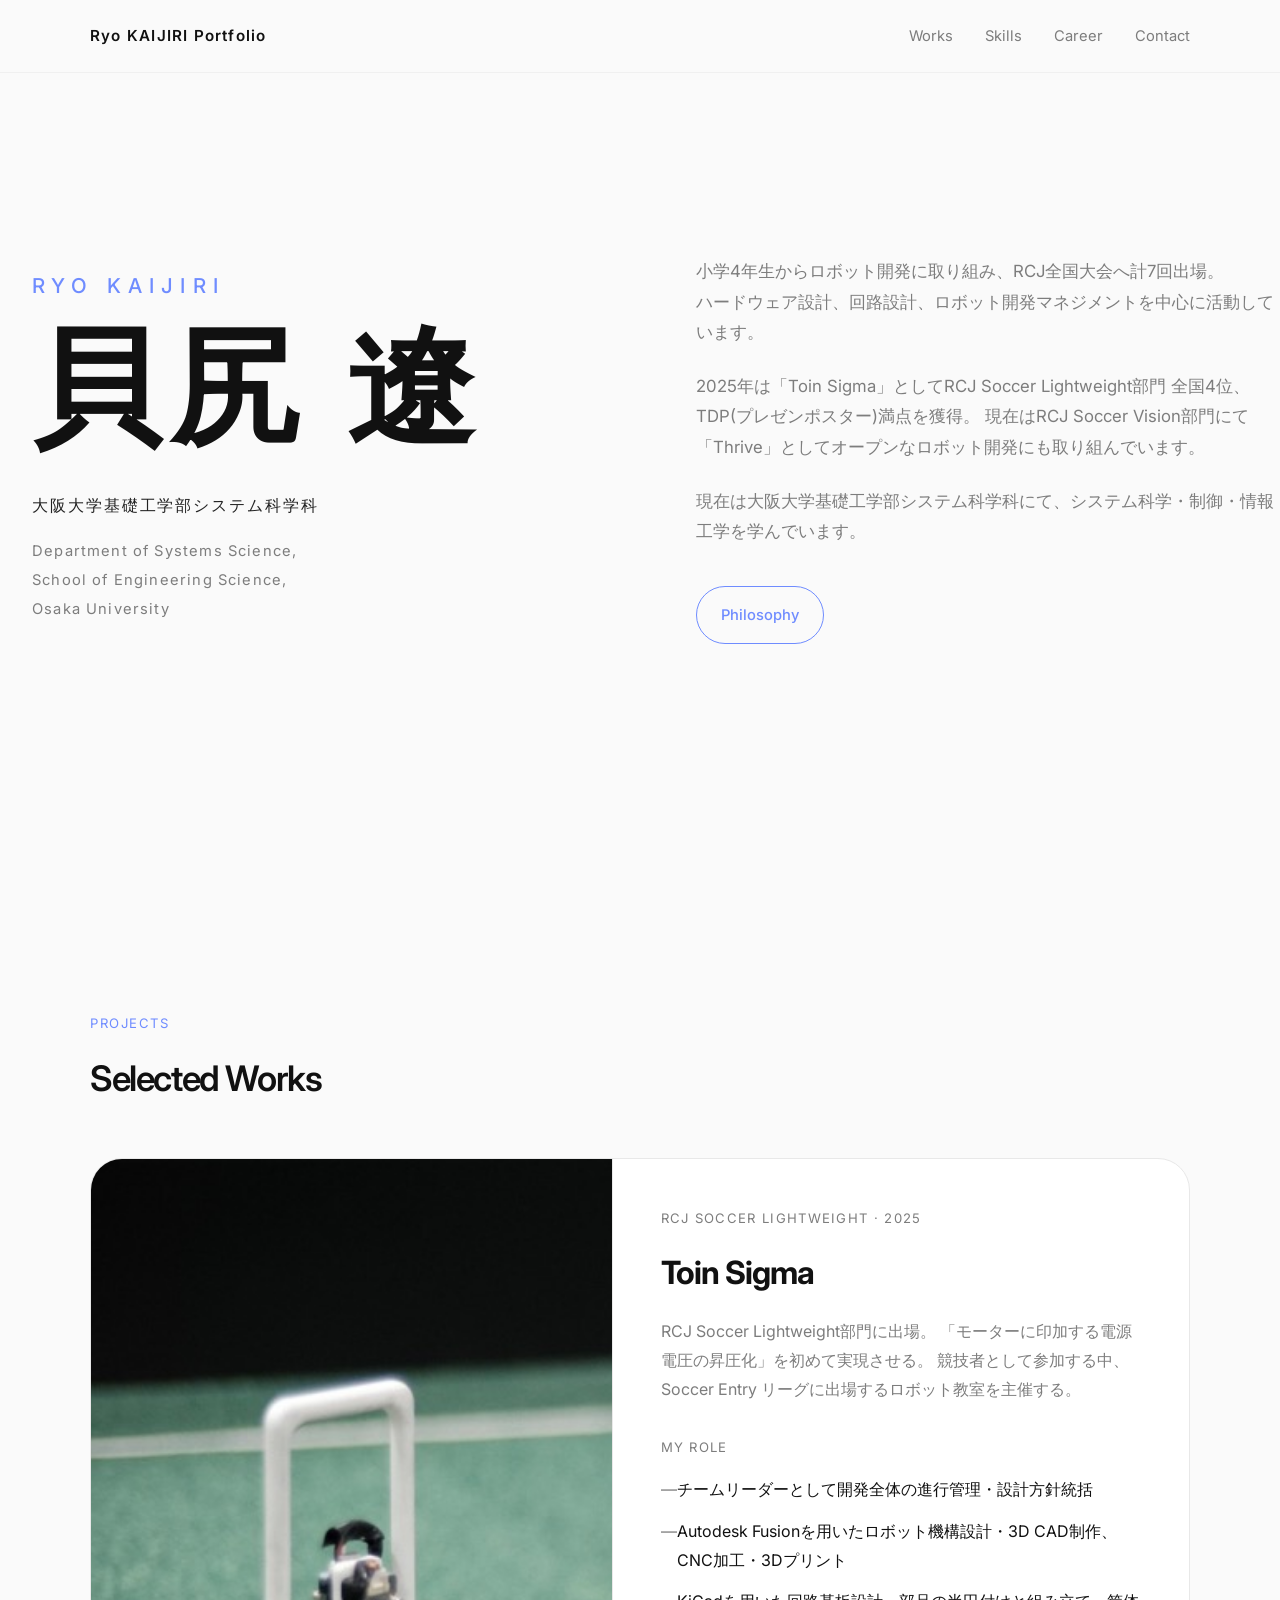
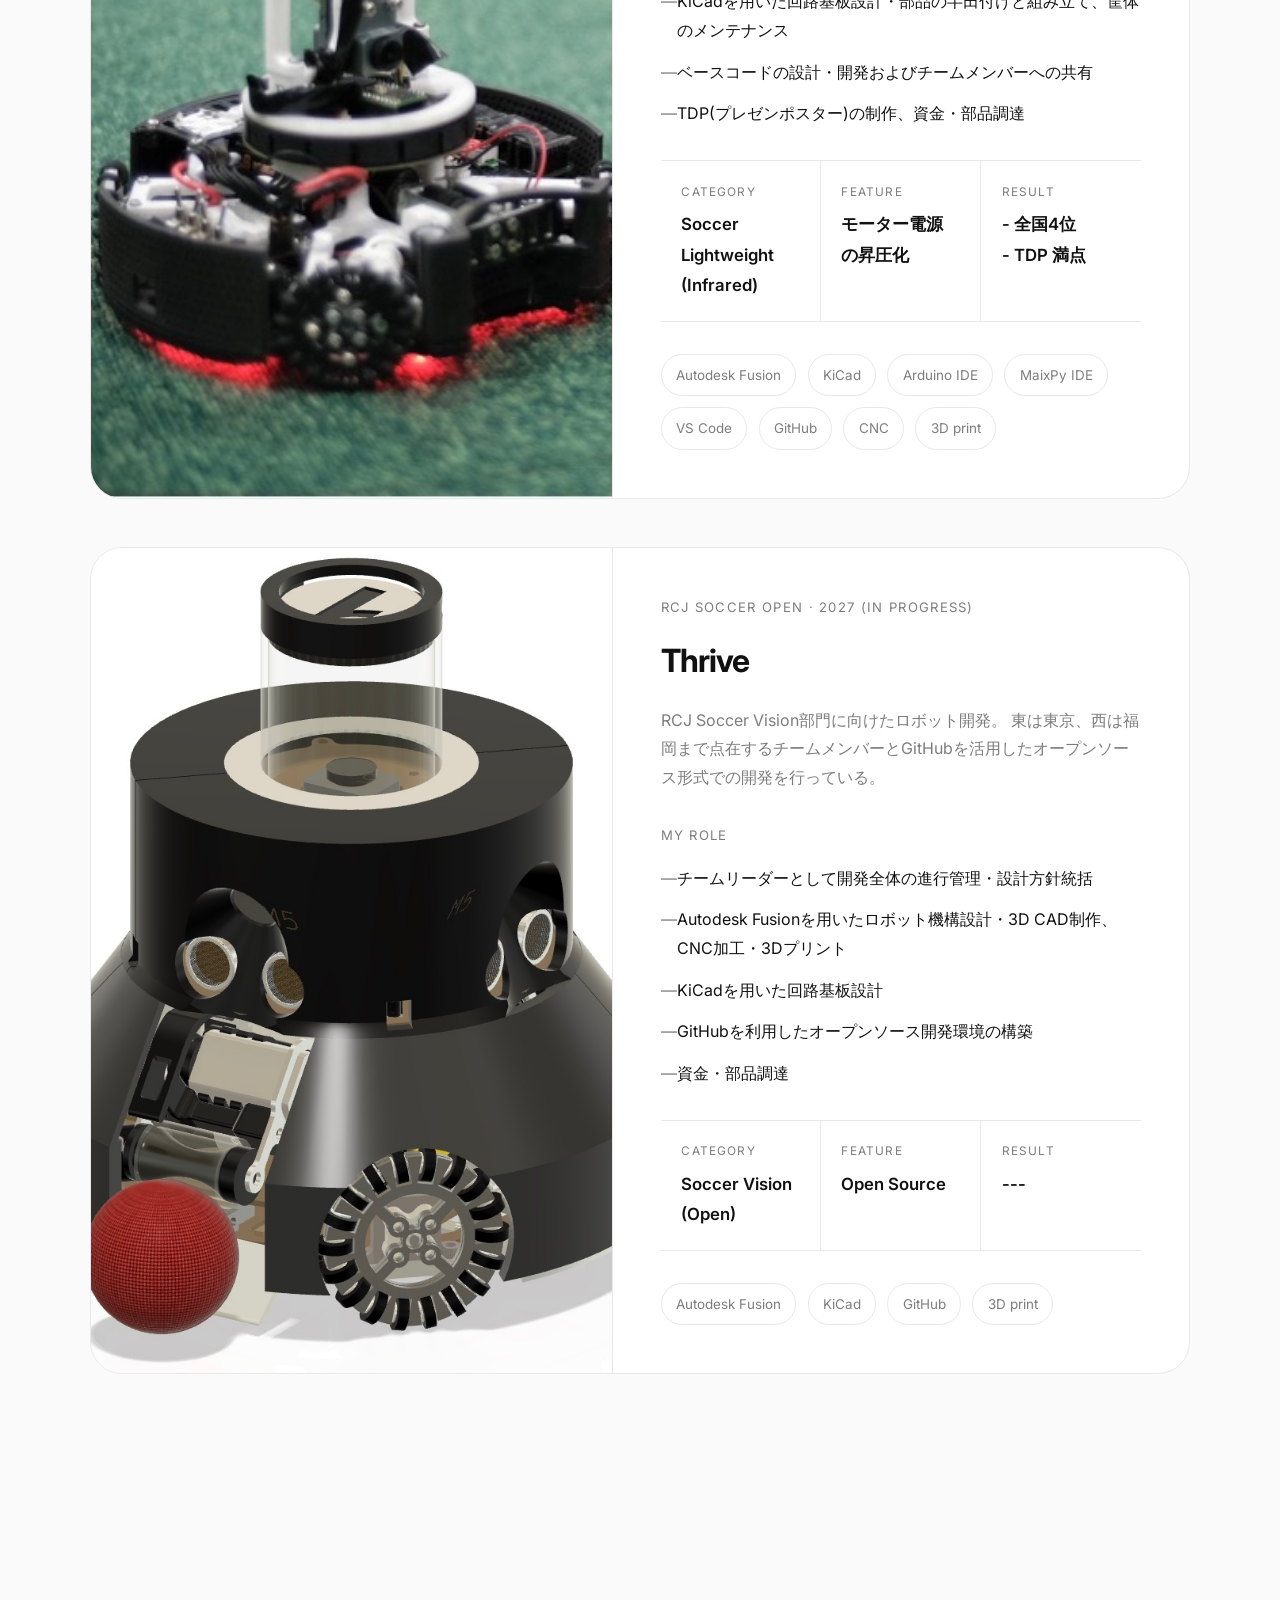
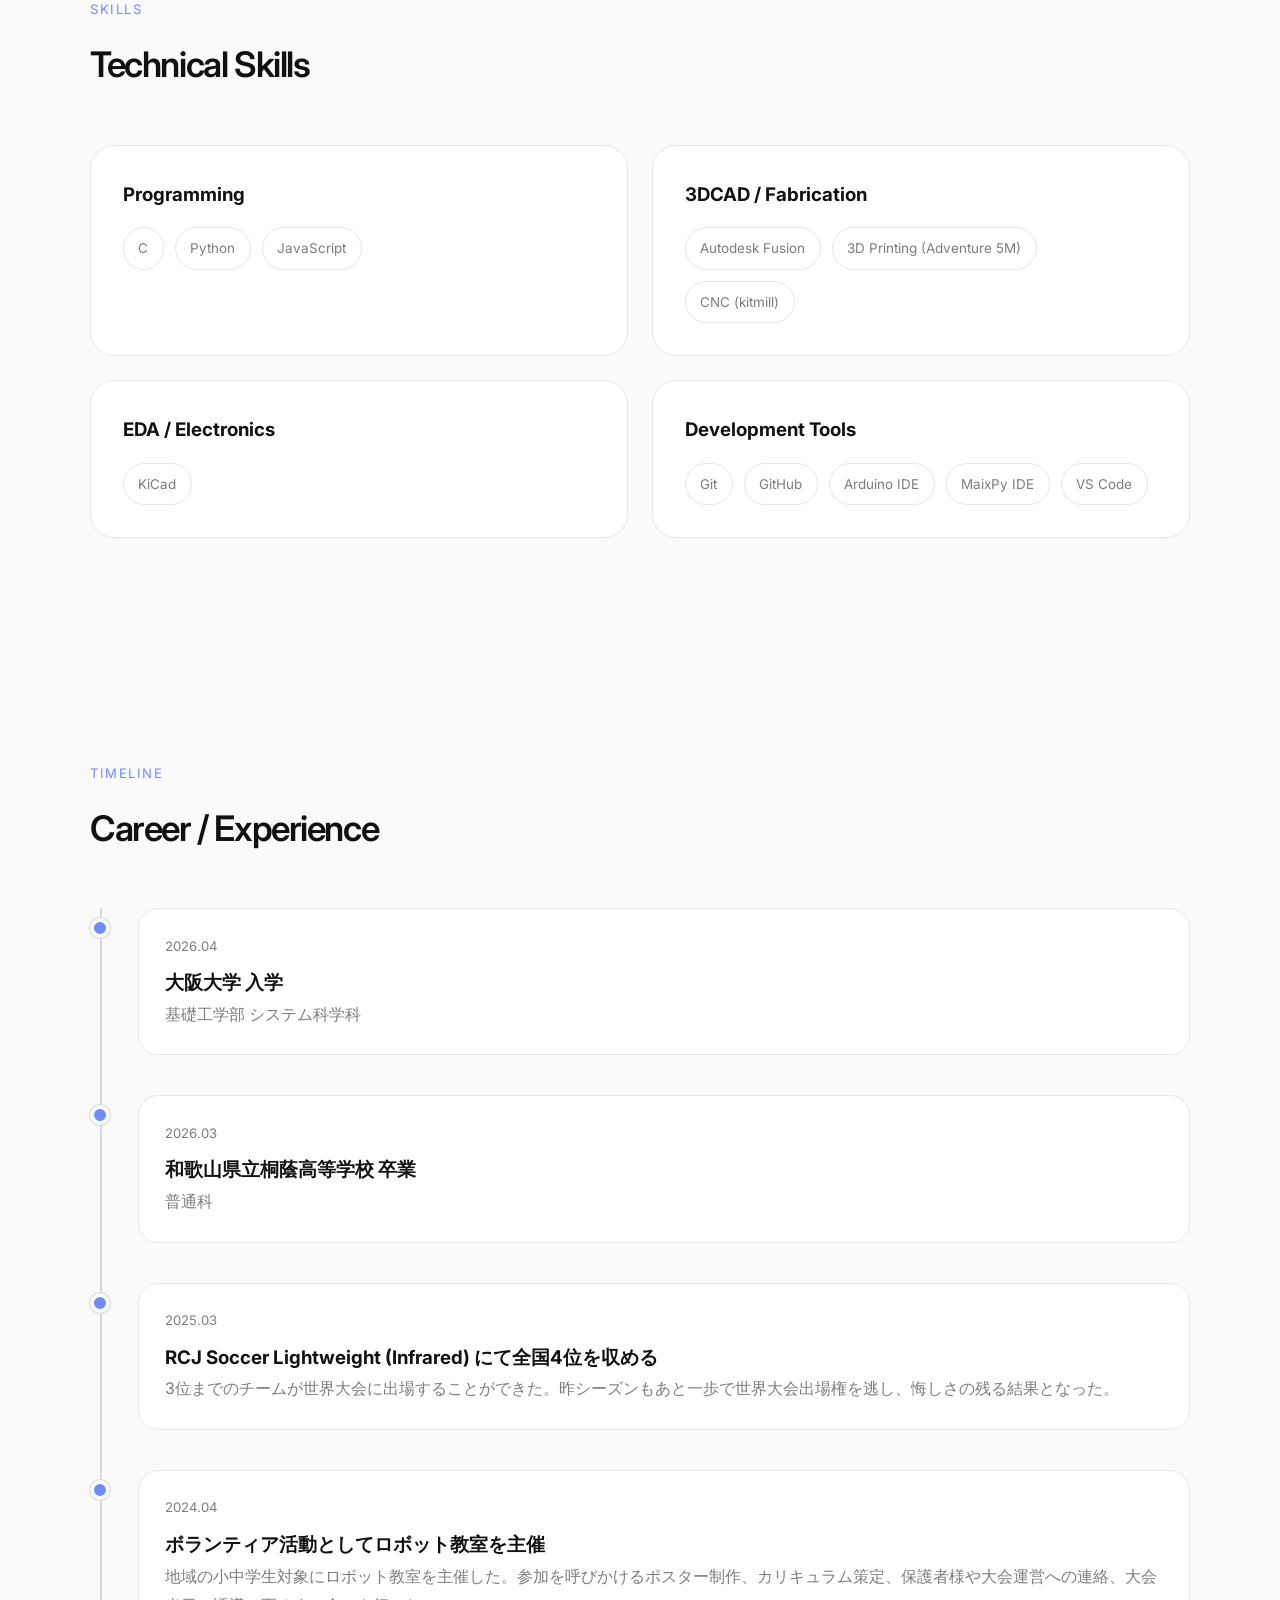
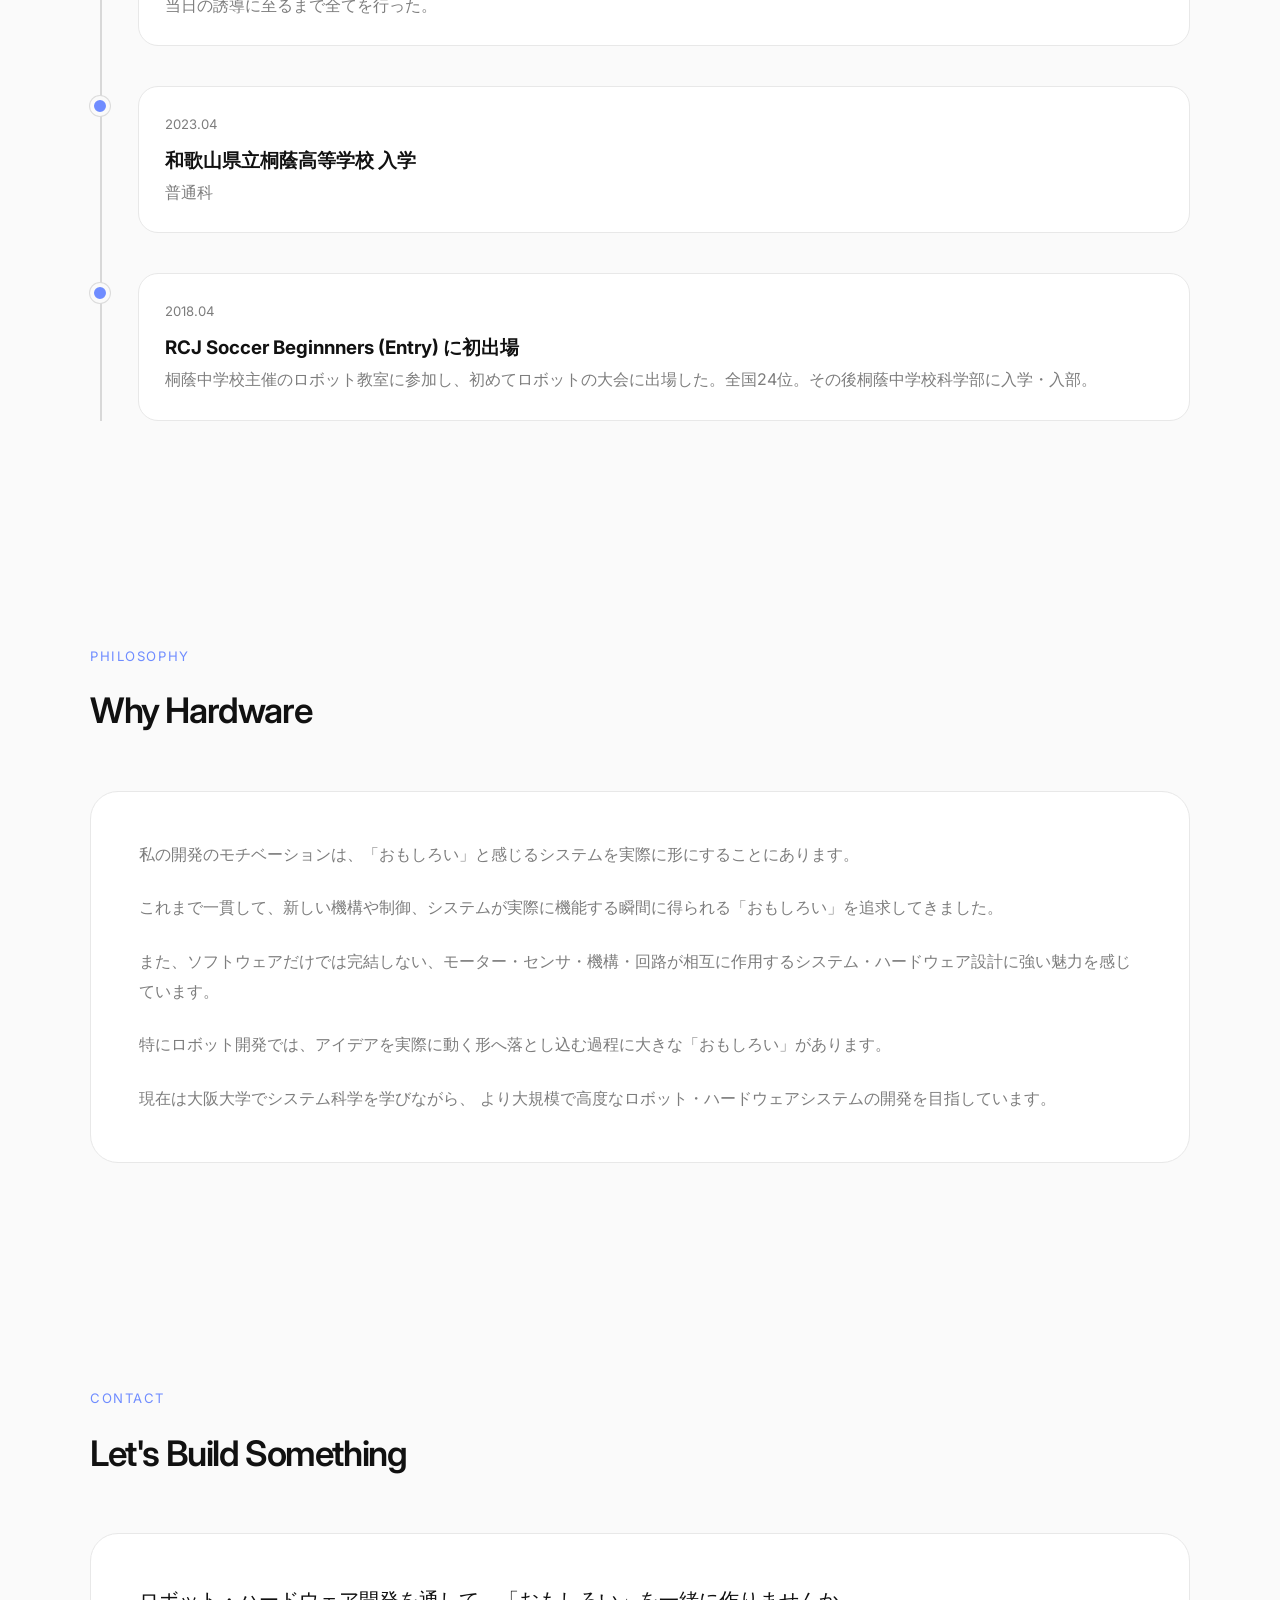
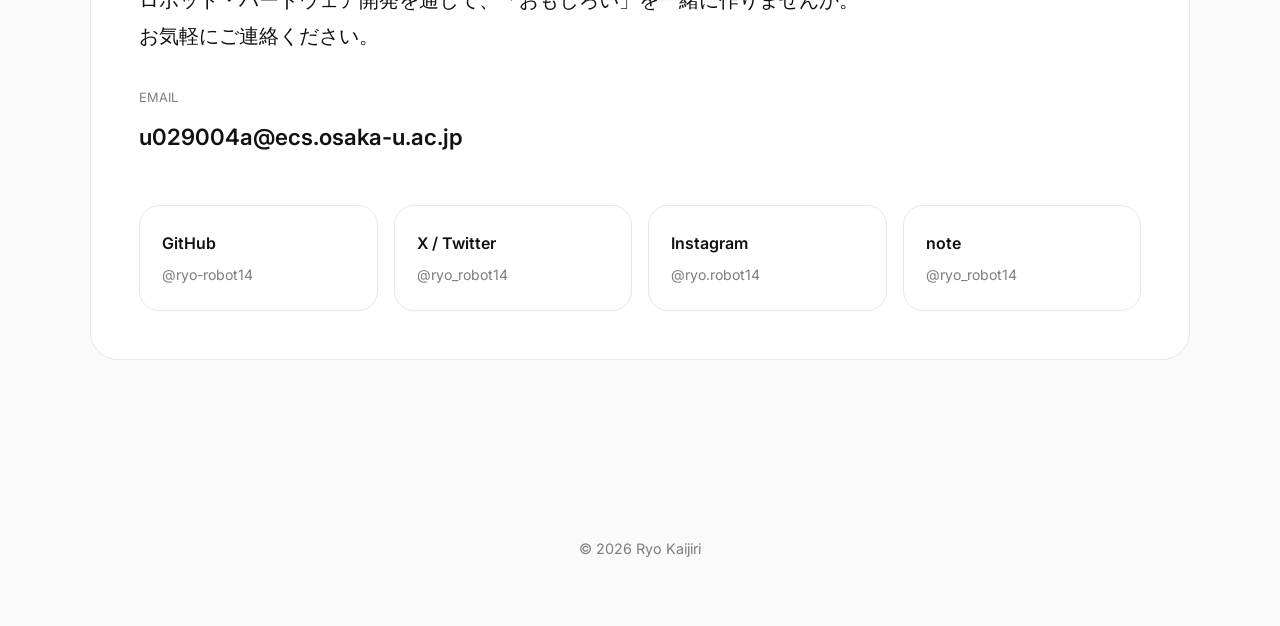
<file: portfolio.html>
<!---
<!DOCTYPE html>
<html lang="ja">
<head>
<meta charset="UTF-8">
<meta name="viewport" content="width=device-width, initial-scale=1.0">

<title>Ryo Kaijiri Portfolio</title>

<link rel="preconnect" href="https://fonts.googleapis.com">
<link rel="preconnect" href="https://fonts.gstatic.com" crossorigin>

<link href="https://fonts.googleapis.com/css2?family=Inter:wght@300;400;500;600;700&display=swap" rel="stylesheet">

<style>

*{
    margin:0;
    padding:0;
    box-sizing:border-box;
}

:root{
    --bg:#fafafa;
    --card:#ffffff;
    --text:#111111;
    --muted:#7d7d7d;
    --line:#e8e8e8;
    --accent:#6f8cff;
}

html{
    scroll-behavior:smooth;
}

body{
    background:var(--bg);
    color:var(--text);
    font-family:'Inter',sans-serif;
    line-height:1.8;
    -webkit-font-smoothing:antialiased;
}

.container{
    width:min(1100px,90%);
    margin:auto;
}

nav{
    position:fixed;
    top:0;
    width:100%;
    background:rgba(250,250,250,0.88);
    backdrop-filter:blur(12px);
    border-bottom:1px solid rgba(0,0,0,0.04);
    z-index:100;
}

.nav-inner{
    height:72px;
    display:flex;
    justify-content:space-between;
    align-items:center;
}

.logo{
    font-size:0.95rem;
    font-weight:600;
    letter-spacing:0.08em;
}

.nav-links{
    display:flex;
    gap:2rem;
}

.nav-links a{
    text-decoration:none;
    color:var(--muted);
    font-size:0.92rem;
    transition:0.2s;
}

.nav-links a:hover{
    color:var(--accent);
}

.hero{
    min-height:100vh;
    display:flex;
    align-items:center;
}

.hero-grid{
    width:100%;
    display:grid;
    grid-template-columns:1fr 1fr;
    gap:6rem;
    align-items:center;
}

.hero-left h1{
    font-size:clamp(4rem,10vw,8rem);
    line-height:0.95;
    letter-spacing:-0.07em;
    margin-bottom:1.5rem;
}

.hero-name-en{
    display:block;
    font-size:0.18em;
    font-weight:500;
    letter-spacing:0.18em;
    text-transform:uppercase;
    color:var(--accent);
    margin-bottom:1rem;
}

.hero-meta{
    display:flex;
    flex-direction:column;
    gap:0.4rem;
}

.jp-school{
    font-weight:500;
    color:#222;
    margin-bottom:0.8rem;
}

.en-school{
    color:var(--muted);
    font-size:0.92rem;
    line-height:1.6;
}

.hero-right{
    color:var(--muted);
    font-size:1.05rem;
}

.hero-right p{
    margin-bottom:1.5rem;
}

.detail-button{
    display:inline-flex;
    align-items:center;
    justify-content:center;

    margin-top:1rem;

    padding:0.9rem 1.5rem;

    border:1px solid var(--accent);
    border-radius:999px;

    color:var(--accent);
    text-decoration:none;
    font-size:0.92rem;
    font-weight:500;

    transition:0.25s;
}

.detail-button:hover{
    background:var(--accent);
    color:white;
    transform:translateY(-2px);
}

section{
    padding:7rem 0;
}

.section-head{
    margin-bottom:3rem;
}

.section-label{
    font-size:0.82rem;
    color:var(--accent);
    letter-spacing:0.12em;
    text-transform:uppercase;
    margin-bottom:0.7rem;
}

.section-title{
    font-size:2.2rem;
    font-weight:600;
    letter-spacing:-0.04em;
}

.projects{
    display:flex;
    flex-direction:column;
    gap:3rem;
}

.project{
    display:grid;
    grid-template-columns:0.95fr 1.05fr;
    background:#fff;
    border:1px solid var(--line);
    border-radius:32px;
    overflow:hidden;
}

.project-image{
    position:relative;
    overflow:hidden;
    min-height:500px;
    background:#f1f1f1;
    border-right:1px solid var(--line);
}

.project-slide{
    position:absolute;
    width:100%;
    height:100%;
    object-fit:cover;
    opacity:0;
    transition:opacity 1s ease;
}

.project-slide.active{
    opacity:1;
}

.project-body{
    padding:3rem;
}

.project-meta{
    font-size:0.82rem;
    color:var(--muted);
    letter-spacing:0.1em;
    text-transform:uppercase;
    margin-bottom:0.8rem;
}

.project h3{
    font-size:2rem;
    margin-bottom:1rem;
    letter-spacing:-0.03em;
}

.project-description{
    color:var(--muted);
    margin-bottom:2rem;
}

.role-title{
    font-size:0.82rem;
    color:var(--muted);
    letter-spacing:0.1em;
    text-transform:uppercase;
    margin-bottom:1rem;
}

.role-list{
    display:flex;
    flex-direction:column;
    gap:0.8rem;
    margin-bottom:2rem;
}

.role-item{
    padding-left:1rem;
    position:relative;
}

.role-item::before{
    content:"—";
    position:absolute;
    left:0;
    color:var(--muted);
}

.project-info{
    display:grid;
    grid-template-columns:repeat(3,1fr);
    border-top:1px solid var(--line);
    border-bottom:1px solid var(--line);
    margin-bottom:2rem;
}

.info-item{
    padding:1.3rem;
    border-right:1px solid var(--line);
}

.info-item:last-child{
    border-right:none;
}

.info-label{
    font-size:0.74rem;
    color:var(--muted);
    letter-spacing:0.1em;
    text-transform:uppercase;
    margin-bottom:0.4rem;
}

.info-value{
    font-size:1.05rem;
    font-weight:600;
}

.tags{
    display:flex;
    flex-wrap:wrap;
    gap:0.7rem;
}

.tag{
    border:1px solid var(--line);
    padding:0.5rem 0.9rem;
    border-radius:999px;
    font-size:0.84rem;
    color:var(--muted);
    transition:0.2s;
}

.tag:hover{
    border-color:var(--accent);
    color:var(--accent);
}

.skills{
    display:grid;
    grid-template-columns:repeat(2,1fr);
    gap:1.5rem;
}

.skill-card{
    background:#fff;
    border:1px solid var(--line);
    border-radius:24px;
    padding:2rem;
}

.skill-card h3{
    margin-bottom:1rem;
}

.skill-list{
    display:flex;
    flex-wrap:wrap;
    gap:0.7rem;
}

.timeline{
    position:relative;
    display:flex;
    flex-direction:column;
    gap:2.5rem;
    padding-left:3rem;
}

.timeline-line{
    position:absolute;
    left:10px;
    top:0;
    width:2px;
    height:100%;
    background:#d8d8d8;
}

.timeline-item{
    position:relative;
}

.timeline-dot{
    position:absolute;
    left:-3rem;
    top:10px;
    width:20px;
    height:20px;
    border-radius:50%;
    background:var(--accent);
    border:4px solid #fafafa;
    box-shadow:0 0 0 1px #dcdcdc;
}

.timeline-content{
    background:#fff;
    border:1px solid var(--line);
    border-radius:20px;
    padding:1.6rem;
}

.timeline-year{
    color:var(--muted);
    font-size:0.82rem;
    margin-bottom:0.5rem;
}

.timeline-content p{
    color:var(--muted);
}

.thought-box{
    background:#fff;
    border:1px solid var(--line);
    border-radius:28px;
    padding:3rem;
    color:var(--muted);
    display:flex;
    flex-direction:column;
    gap:1.5rem;
    font-size:1.03rem;
}

.contact-box{
    background:#fff;
    border:1px solid var(--line);
    border-radius:28px;
    padding:3rem;
}

.contact-message{
    font-size:1.25rem;
    margin-bottom:2rem;
}

.email-label{
    font-size:0.8rem;
    color:var(--muted);
    text-transform:uppercase;
    margin-bottom:0.5rem;
}

.email-address{
    font-size:1.4rem;
    font-weight:600;
    margin-bottom:3rem;
}

.links{
    display:grid;
    grid-template-columns:repeat(4,1fr);
    gap:1rem;
}

.link{
    border:1px solid var(--line);
    border-radius:20px;
    padding:1.4rem;
    text-decoration:none;
    color:var(--text);
    transition:0.2s;
}

.link:hover{
    transform:translateY(-3px);
    border-color:var(--accent);
}

.link-name{
    font-weight:600;
    margin-bottom:0.3rem;
}

.link-handle{
    color:var(--muted);
    font-size:0.88rem;
}

footer{
    padding:4rem 0;
    text-align:center;
    color:var(--muted);
    font-size:0.9rem;
}

@media(max-width:900px){

    .hero-grid,
    .project,
    .skills,
    .links{
        grid-template-columns:1fr;
    }

    .project-image{
        border-right:none;
        border-bottom:1px solid var(--line);
        min-height:260px;
    }

    .project-info{
        grid-template-columns:1fr;
    }

    .info-item{
        border-right:none;
        border-bottom:1px solid var(--line);
    }

    .info-item:last-child{
        border-bottom:none;
    }
}

@media(max-width:640px){

    .nav-links{
        display:none;
    }

    .hero{
        padding-top:4rem;
    }

    .hero h1{
        font-size:4rem;
    }

    .project-body,
    .contact-box,
    .thought-box{
        padding:2rem;
    }
}

</style>

</head>

<body>

<nav>

    <div class="container nav-inner">

        <div class="logo">
            Ryo Kaijiri Portfolio
        </div>

        <div class="nav-links">
            <a href="#works">Works</a>
            <a href="#skills">Skills</a>
            <a href="#career">Career</a>
            <a href="#contact">Contact</a>
        </div>

    </div>

</nav>

<header class="hero">

    <div class="container hero-grid">

        <div class="hero-left">

            <h1>
                <span class="hero-name-en">Ryo Kaijiri</span>
                貝尻 遼
            </h1>

            <div class="hero-meta">

                <div class="jp-school">
                    大阪大学基礎工学部システム科学科
                </div>

                <div class="en-school">
                    Department of Systems Science,<br>
                    School of Engineering Science,<br>
                    Osaka University
                </div>

            </div>

        </div>

        <div class="hero-right">

            <p>
                小学4年生からロボット開発に取り組み、
                RCJ全国大会へ計7回出場。
                ハードウェア設計、回路設計、
                ロボット開発マネジメントを中心に活動しています。
            </p>

            <p>
                2025シーズンでは「Toin Sigma」として
                RCJ Soccer Lightweight部門 全国4位、
                プレゼンポスター満点を獲得。
                現在はRCJ Soccer Open部門にて
                オープンなロボット開発にも取り組んでいます。
            </p>

            <p>
                現在は大阪大学基礎工学部システム科学科にて、
                システム科学・制御・情報工学を学んでいます。
            </p>

            <a href="#hardware-thought" class="detail-button">
                View Detail
            </a>

        </div>

    </div>

</header>
-->
<!DOCTYPE html>
<html lang="ja">
<head>
<meta charset="UTF-8">
<meta name="viewport" content="width=device-width, initial-scale=1.0">

<title>Ryo Kaijiri Portfolio</title>

<link rel="preconnect" href="https://fonts.googleapis.com">
<link rel="preconnect" href="https://fonts.gstatic.com" crossorigin>

<link href="https://fonts.googleapis.com/css2?family=Inter:wght@300;400;500;600;700&display=swap" rel="stylesheet">

<style>

*{
    margin:0;
    padding:0;
    box-sizing:border-box;
}

:root{
    --bg:#fafafa;
    --card:#ffffff;
    --text:#111111;
    --muted:#7d7d7d;
    --line:#e8e8e8;
    --accent:#6f8cff;
}

html{
    scroll-behavior:smooth;
}

body{
    background:var(--bg);
    color:var(--text);
    font-family:'Inter',sans-serif;
    line-height:1.8;
    -webkit-font-smoothing:antialiased;
}

.container{
    width:min(1100px,90%);
    margin:auto;
}

nav{
    position:fixed;
    top:0;
    width:100%;
    background:rgba(250,250,250,0.88);
    backdrop-filter:blur(12px);
    border-bottom:1px solid rgba(0,0,0,0.04);
    z-index:100;
}

.nav-inner{
    height:72px;
    display:flex;
    justify-content:space-between;
    align-items:center;
}

.logo{
    font-size:0.95rem;
    font-weight:600;
    letter-spacing:0.08em;
}

.nav-links{
    display:flex;
    gap:2rem;
}

.nav-links a{
    text-decoration:none;
    color:var(--muted);
    font-size:0.92rem;
    transition:0.2s;
}

.nav-links a:hover{
    color:var(--accent);
}

.hero{
    min-height:100vh;
    display:flex;
    align-items:center;
}

.hero-grid{
    width:100%;
    display:grid;
    grid-template-columns:1fr 1fr;
    gap:7rem;
    align-items:center;
}

.hero-left{
    display:flex;
    flex-direction:column;
    justify-content:center;
    padding-left:2rem;
}

.hero-left h1{
    font-size:clamp(4rem,10vw,8rem);
    line-height:1.05;
    letter-spacing:-0.06em;
    margin-bottom:2.2rem;
}

.hero-name-en{
    display:block;
    font-size:0.16em;
    font-weight:500;
    letter-spacing:0.35em;
    text-transform:uppercase;
    color:var(--accent);
    margin-bottom:1.4rem;
}

.hero-main-name{
    letter-spacing:0.08em;
}

.hero-meta{
    display:flex;
    flex-direction:column;
    gap:1rem;
}

.jp-school{
    font-weight:500;
    color:#222;
    letter-spacing:0.12em;
    line-height:2;
}

.en-school{
    color:var(--muted);
    font-size:0.92rem;
    line-height:2;
    letter-spacing:0.08em;
}

.hero-right{
    color:var(--muted);
    font-size:1.05rem;
}

.hero-right p{
    margin-bottom:1.5rem;
}

.detail-button{
    display:inline-flex;
    align-items:center;
    justify-content:center;

    margin-top:1rem;

    padding:0.9rem 1.5rem;

    border:1px solid var(--accent);
    border-radius:999px;

    color:var(--accent);
    text-decoration:none;
    font-size:0.92rem;
    font-weight:500;

    transition:0.25s;
}

.detail-button:hover{
    background:var(--accent);
    color:white;
    transform:translateY(-2px);
}

section{
    padding:7rem 0;
}

.section-head{
    margin-bottom:3rem;
}

.section-label{
    font-size:0.82rem;
    color:var(--accent);
    letter-spacing:0.12em;
    text-transform:uppercase;
    margin-bottom:0.7rem;
}

.section-title{
    font-size:2.2rem;
    font-weight:600;
    letter-spacing:-0.04em;
}

.projects{
    display:flex;
    flex-direction:column;
    gap:3rem;
}

.project{
    display:grid;
    grid-template-columns:0.95fr 1.05fr;
    background:#fff;
    border:1px solid var(--line);
    border-radius:32px;
    overflow:hidden;
}

.project-image{
    position:relative;
    overflow:hidden;
    min-height:500px;
    background:#f1f1f1;
    border-right:1px solid var(--line);
}

.project-slide{
    position:absolute;
    width:100%;
    height:100%;
    object-fit:cover;
    opacity:0;
    transition:opacity 1s ease;
}

.project-slide.active{
    opacity:1;
}

.project-body{
    padding:3rem;
}

.project-meta{
    font-size:0.82rem;
    color:var(--muted);
    letter-spacing:0.1em;
    text-transform:uppercase;
    margin-bottom:0.8rem;
}

.project h3{
    font-size:2rem;
    margin-bottom:1rem;
    letter-spacing:-0.03em;
}

.project-description{
    color:var(--muted);
    margin-bottom:2rem;
}

.role-title{
    font-size:0.82rem;
    color:var(--muted);
    letter-spacing:0.1em;
    text-transform:uppercase;
    margin-bottom:1rem;
}

.role-list{
    display:flex;
    flex-direction:column;
    gap:0.8rem;
    margin-bottom:2rem;
}

.role-item{
    padding-left:1rem;
    position:relative;
}

.role-item::before{
    content:"—";
    position:absolute;
    left:0;
    color:var(--muted);
}

.project-info{
    display:grid;
    grid-template-columns:repeat(3,1fr);
    border-top:1px solid var(--line);
    border-bottom:1px solid var(--line);
    margin-bottom:2rem;
}

.info-item{
    padding:1.3rem;
    border-right:1px solid var(--line);
}

.info-item:last-child{
    border-right:none;
}

.info-label{
    font-size:0.74rem;
    color:var(--muted);
    letter-spacing:0.1em;
    text-transform:uppercase;
    margin-bottom:0.4rem;
}

.info-value{
    font-size:1.05rem;
    font-weight:600;
}

.tags{
    display:flex;
    flex-wrap:wrap;
    gap:0.7rem;
}

.tag{
    border:1px solid var(--line);
    padding:0.5rem 0.9rem;
    border-radius:999px;
    font-size:0.84rem;
    color:var(--muted);
    transition:0.2s;
}

.tag:hover{
    border-color:var(--accent);
    color:var(--accent);
}

.skills{
    display:grid;
    grid-template-columns:repeat(2,1fr);
    gap:1.5rem;
}

.skill-card{
    background:#fff;
    border:1px solid var(--line);
    border-radius:24px;
    padding:2rem;
}

.skill-card h3{
    margin-bottom:1rem;
}

.skill-list{
    display:flex;
    flex-wrap:wrap;
    gap:0.7rem;
}

.timeline{
    position:relative;
    display:flex;
    flex-direction:column;
    gap:2.5rem;
    padding-left:3rem;
}

.timeline-line{
    position:absolute;
    left:10px;
    top:0;
    width:2px;
    height:100%;
    background:#d8d8d8;
}

.timeline-item{
    position:relative;
}

.timeline-dot{
    position:absolute;
    left:-3rem;
    top:10px;
    width:20px;
    height:20px;
    border-radius:50%;
    background:var(--accent);
    border:4px solid #fafafa;
    box-shadow:0 0 0 1px #dcdcdc;
}

.timeline-content{
    background:#fff;
    border:1px solid var(--line);
    border-radius:20px;
    padding:1.6rem;
}

.timeline-year{
    color:var(--muted);
    font-size:0.82rem;
    margin-bottom:0.5rem;
}

.timeline-content p{
    color:var(--muted);
}

.thought-box{
    background:#fff;
    border:1px solid var(--line);
    border-radius:28px;
    padding:3rem;
    color:var(--muted);
    display:flex;
    flex-direction:column;
    gap:1.5rem;
    font-size:1.03rem;
}

.contact-box{
    background:#fff;
    border:1px solid var(--line);
    border-radius:28px;
    padding:3rem;
}

.contact-message{
    font-size:1.25rem;
    margin-bottom:2rem;
}

.email-label{
    font-size:0.8rem;
    color:var(--muted);
    text-transform:uppercase;
    margin-bottom:0.5rem;
}

.email-address{
    font-size:1.4rem;
    font-weight:600;
    margin-bottom:3rem;
}

.links{
    display:grid;
    grid-template-columns:repeat(4,1fr);
    gap:1rem;
}

.link{
    border:1px solid var(--line);
    border-radius:20px;
    padding:1.4rem;
    text-decoration:none;
    color:var(--text);
    transition:0.2s;
}

.link:hover{
    transform:translateY(-3px);
    border-color:var(--accent);
}

.link-name{
    font-weight:600;
    margin-bottom:0.3rem;
}

.link-handle{
    color:var(--muted);
    font-size:0.88rem;
}

footer{
    padding:4rem 0;
    text-align:center;
    color:var(--muted);
    font-size:0.9rem;
}

@media(max-width:900px){

    .hero-grid,
    .project,
    .skills,
    .links{
        grid-template-columns:1fr;
    }

    .project-image{
        border-right:none;
        border-bottom:1px solid var(--line);
        min-height:260px;
    }

    .project-info{
        grid-template-columns:1fr;
    }

    .info-item{
        border-right:none;
        border-bottom:1px solid var(--line);
    }

    .info-item:last-child{
        border-bottom:none;
    }

    .hero-left{
        padding-left:0;
    }
}

@media(max-width:640px){

    .nav-links{
        display:none;
    }

    .hero{
        padding-top:4rem;
    }

    .hero h1{
        font-size:4rem;
    }

    .project-body,
    .contact-box,
    .thought-box{
        padding:2rem;
    }
}

</style>

</head>

<body>

<nav>

    <div class="container nav-inner">

        <div class="logo">
            Ryo KAIJIRI Portfolio
        </div>

        <div class="nav-links">
            <a href="#works">Works</a>
            <a href="#skills">Skills</a>
            <a href="#career">Career</a>
            <a href="#contact">Contact</a>
        </div>

    </div>

</nav>

<header class="hero">

    <div class="container hero-grid">

        <div class="hero-left">

            <h1>
                <span class="hero-name-en">Ryo KAIJIRI</span>

                <span class="hero-main-name">
                    貝尻 遼
                </span>
            </h1>

            <div class="hero-meta">

                <div class="jp-school">
                    大阪大学基礎工学部システム科学科
                </div>

                <div class="en-school">
                    Department of Systems Science,<br>
                    School of Engineering Science,<br>
                    Osaka University
                </div>

            </div>

        </div>

        <div class="hero-right">

            <p>
                小学4年生からロボット開発に取り組み、RCJ全国大会へ計7回出場。<br>ハードウェア設計、回路設計、ロボット開発マネジメントを中心に活動しています。
            </p>

            <p>
                2025年は「Toin Sigma」としてRCJ Soccer Lightweight部門 全国4位、TDP(プレゼンポスター)満点を獲得。
                現在はRCJ Soccer Vision部門にて「Thrive」としてオープンなロボット開発にも取り組んでいます。
            </p>

            <p>
                現在は大阪大学基礎工学部システム科学科にて、システム科学・制御・情報工学を学んでいます。
            </p>

            <a href="#hardware-thought" class="detail-button">
                Philosophy
            </a>

        </div>

    </div>

</header>

</body>
</html>
<section id="works">

    <div class="container">

        <div class="section-head">
            <div class="section-label">Projects</div>
            <h2 class="section-title">Selected Works</h2>
        </div>

        <div class="projects">

            <article class="project">

                <div class="project-image">

                    <img src="images/toinsigma-1.jpeg" alt="attacker robot" class="project-slide active">
                    <img src="images/toinsigma-2.jpeg" alt="" class="project-slide">

                </div>

                <div class="project-body">

                    <div class="project-meta">
                        RCJ Soccer Lightweight · 2025
                    </div>

                    <h3>Toin Sigma</h3>

                    <p class="project-description">
                        RCJ Soccer Lightweight部門に出場。
                        「モーターに印加する電源電圧の昇圧化」を初めて実現させる。
                        競技者として参加する中、Soccer Entry リーグに出場するロボット教室を主催する。
                    </p>

                    <div class="role-title">My Role</div>

                    <div class="role-list">

                        <div class="role-item">
                            チームリーダーとして開発全体の進行管理・設計方針統括
                        </div>

                        <div class="role-item">
                            Autodesk Fusionを用いたロボット機構設計・3D CAD制作、CNC加工・3Dプリント
                        </div>

                        <div class="role-item">
                            KiCadを用いた回路基板設計・部品の半田付けと組み立て、筐体のメンテナンス
                        </div>

                        <div class="role-item">
                            ベースコードの設計・開発およびチームメンバーへの共有
                        </div>

                        <div class="role-item">
                            TDP(プレゼンポスター)の制作、資金・部品調達
                        </div>

                    </div>

                    <div class="project-info">

                        <div class="info-item">
                            <div class="info-label">Category</div>
                            <div class="info-value">Soccer Lightweight (Infrared)
                            </div>
                        </div>

                        <div class="info-item">
                            <div class="info-label">feature</div>
                            <div class="info-value">モーター電源の昇圧化</div>
                        </div>

                        <div class="info-item">
                            <div class="info-label">Result</div>
                            <div class="info-value">- 全国4位<br>- TDP 満点</div>
                        </div>

                    </div>

                    <div class="tags">
                        <span class="tag">Autodesk Fusion</span>
                        <span class="tag">KiCad</span>
                        <span class="tag">Arduino IDE</span>
                        <span class="tag">MaixPy IDE</span>
                        <span class="tag">VS Code</span>
                        <span class="tag">GitHub</span>
                        <span class="tag">CNC</span>
                        <span class="tag">3D print</span>
                    </div>

                </div>

            </article>

            <article class="project">

                <div class="project-image">

                    <img src="images/thrive-1.jpeg" class="project-slide active">
                    <img src="images/thrive-2.jpeg" class="project-slide">

                </div>

                <div class="project-body">

                    <div class="project-meta">
                        RCJ Soccer Open · 2027 (In Progress)
                    </div>

                    <h3>Thrive</h3>

                    <p class="project-description">
                        RCJ Soccer Vision部門に向けたロボット開発。
                        東は東京、西は福岡まで点在するチームメンバーとGitHubを活用したオープンソース形式での開発を行っている。
                    </p>

                    <div class="role-title">My Role</div>

                    <div class="role-list">

                        <div class="role-item">
                            チームリーダーとして開発全体の進行管理・設計方針統括
                        </div>

                        <div class="role-item">
                            Autodesk Fusionを用いたロボット機構設計・3D CAD制作、CNC加工・3Dプリント
                        </div>

                        <div class="role-item">
                            KiCadを用いた回路基板設計
                        </div>

                        <div class="role-item">
                            GitHubを利用したオープンソース開発環境の構築
                        </div>

                        <div class="role-item">
                            資金・部品調達
                        </div>

                    </div>

                    <div class="project-info">

                        <div class="info-item">
                            <div class="info-label">Category</div>
                            <div class="info-value">Soccer Vision (Open)</div>
                        </div>

                        <div class="info-item">
                            <div class="info-label">feature</div>
                            <div class="info-value">Open Source</div>
                        </div>

                        <div class="info-item">
                            <div class="info-label">Result</div>
                            <div class="info-value">---</div>
                        </div>

                    </div>

                    <div class="tags">
                        <span class="tag">Autodesk Fusion</span>
                        <span class="tag">KiCad</span>
                        <span class="tag">GitHub</span>
                        <span class="tag">3D print</span>
                    </div>

                </div>

            </article>

        </div>

    </div>

</section>

<section id="skills">

    <div class="container">

        <div class="section-head">
            <div class="section-label">Skills</div>
            <h2 class="section-title">Technical Skills</h2>
        </div>

        <div class="skills">

            <div class="skill-card">

                <h3>Programming</h3>

                <div class="skill-list">
                    <span class="tag">C</span>
                    <span class="tag">Python</span>
                    <span class="tag">JavaScript</span>
                </div>

            </div>

            <div class="skill-card">

                <h3>3DCAD / Fabrication</h3>

                <div class="skill-list">
                    <span class="tag">Autodesk Fusion</span>
                    <span class="tag">3D Printing (Adventure 5M)</span>
                    <span class="tag">CNC (kitmill)</span>
                </div>

            </div>

            <div class="skill-card">

                <h3>EDA / Electronics</h3>

                <div class="skill-list">
                    <span class="tag">KiCad</span>
                </div>

            </div>

            <div class="skill-card">

                <h3>Development Tools</h3>

                <div class="skill-list">
                    <span class="tag">Git</span>
                    <span class="tag">GitHub</span>
                    <span class="tag">Arduino IDE</span>
                    <span class="tag">MaixPy IDE</span>
                    <span class="tag">VS Code</span>
                </div>

            </div>

        </div>

    </div>

</section>

<section id="career">

    <div class="container">

        <div class="section-head">
            <div class="section-label">Timeline</div>
            <h2 class="section-title">Career / Experience</h2>
        </div>

        <div class="timeline">

            <div class="timeline-line"></div>

            <div class="timeline-item">

                <div class="timeline-dot"></div>

                <div class="timeline-content">
                    <div class="timeline-year">2026.04</div>
                    <h3>大阪大学 入学</h3>
                    <p>基礎工学部 システム科学科</p>
                </div>

            </div>

            <div class="timeline-item">

                <div class="timeline-dot"></div>

                <div class="timeline-content">
                    <div class="timeline-year">2026.03</div>
                    <h3>和歌山県立桐蔭高等学校 卒業</h3>
                    <p>普通科</p>
                </div>

            </div>

            <div class="timeline-item">

                <div class="timeline-dot"></div>

                <div class="timeline-content">
                    <div class="timeline-year">2025.03</div>
                    <h3>RCJ Soccer Lightweight (Infrared) にて全国4位を収める</h3>
                    <p>3位までのチームが世界大会に出場することができた。昨シーズンもあと一歩で世界大会出場権を逃し、悔しさの残る結果となった。</p>
                </div>

            </div>

            <div class="timeline-item">

                <div class="timeline-dot"></div>

                <div class="timeline-content">
                    <div class="timeline-year">2024.04</div>
                    <h3>ボランティア活動としてロボット教室を主催</h3>
                    <p>地域の小中学生対象にロボット教室を主催した。参加を呼びかけるポスター制作、カリキュラム策定、保護者様や大会運営への連絡、大会当日の誘導に至るまで全てを行った。</p>
                </div>

            </div>

            <div class="timeline-item">

                <div class="timeline-dot"></div>

                <div class="timeline-content">
                    <div class="timeline-year">2023.04</div>
                    <h3>和歌山県立桐蔭高等学校 入学</h3>
                    <p>普通科</p>
                </div>

            </div>

            <div class="timeline-item">

                <div class="timeline-dot"></div>

                <div class="timeline-content">
                    <div class="timeline-year">2018.04</div>
                    <h3>RCJ Soccer Beginnners (Entry) に初出場</h3>
                    <p>桐蔭中学校主催のロボット教室に参加し、初めてロボットの大会に出場した。全国24位。その後桐蔭中学校科学部に入学・入部。</p>
                </div>

            </div>

        </div>

    </div>

</section>

<section id="hardware-thought">

    <div class="container">

        <div class="section-head">
            <div class="section-label">Philosophy</div>
            <h2 class="section-title">
                Why Hardware
            </h2>
        </div>

        <div class="thought-box">

            <p>
                私の開発のモチベーションは、「おもしろい」と感じるシステムを実際に形にすることにあります。
            </p>

            <p>
                これまで一貫して、新しい機構や制御、システムが実際に機能する瞬間に得られる「おもしろい」を追求してきました。
            </p>

            <p>
                また、ソフトウェアだけでは完結しない、モーター・センサ・機構・回路が相互に作用するシステム・ハードウェア設計に強い魅力を感じています。
            </p>

            <p>
                特にロボット開発では、アイデアを実際に動く形へ落とし込む過程に大きな「おもしろい」があります。
            </p>

            <p>
                現在は大阪大学でシステム科学を学びながら、
                より大規模で高度なロボット・ハードウェアシステムの開発を目指しています。
            </p>

        </div>

    </div>

</section>

<section id="contact">

    <div class="container">

        <div class="section-head">
            <div class="section-label">Contact</div>
            <h2 class="section-title">Let's Build Something</h2>
        </div>

        <div class="contact-box">

            <p class="contact-message">
                ロボット・ハードウェア開発を通して、「おもしろい」を一緒に作りませんか。<br>お気軽にご連絡ください。
            </p>

            <div class="email-label">
                Email
            </div>

            <div class="email-address">
                u029004a@ecs.osaka-u.ac.jp
            </div>

            <div class="links">

                <a class="link" href="https://github.com/ryo-robot14" target="_blank">

                    <div class="link-name">
                        GitHub
                    </div>

                    <div class="link-handle">
                        @ryo-robot14
                    </div>

                </a>

                <a class="link" href="https://x.com/ryo_robot14" target="_blank">

                    <div class="link-name">
                        X / Twitter
                    </div>

                    <div class="link-handle">
                        @ryo_robot14
                    </div>

                </a>

                <a class="link" href="https://instagram.com/ryo.robot14" target="_blank">

                    <div class="link-name">
                        Instagram
                    </div>

                    <div class="link-handle">
                        @ryo.robot14
                    </div>

                </a>

                <a class="link" href="https://note.com/ryo_robot14" target="_blank">

                    <div class="link-name">
                        note
                    </div>

                    <div class="link-handle">
                        @ryo_robot14
                    </div>

                </a>

            </div>

        </div>

    </div>

</section>

<footer>
    © 2026 Ryo Kaijiri
</footer>

<script>

const sliders = document.querySelectorAll('.project-image');

sliders.forEach((slider) => {

    const slides = slider.querySelectorAll('.project-slide');

    let index = 0;

    setInterval(() => {

        slides[index].classList.remove('active');

        index = (index + 1) % slides.length;

        slides[index].classList.add('active');

    }, 3500);

});

</script>

</body>
</html>
</file>
